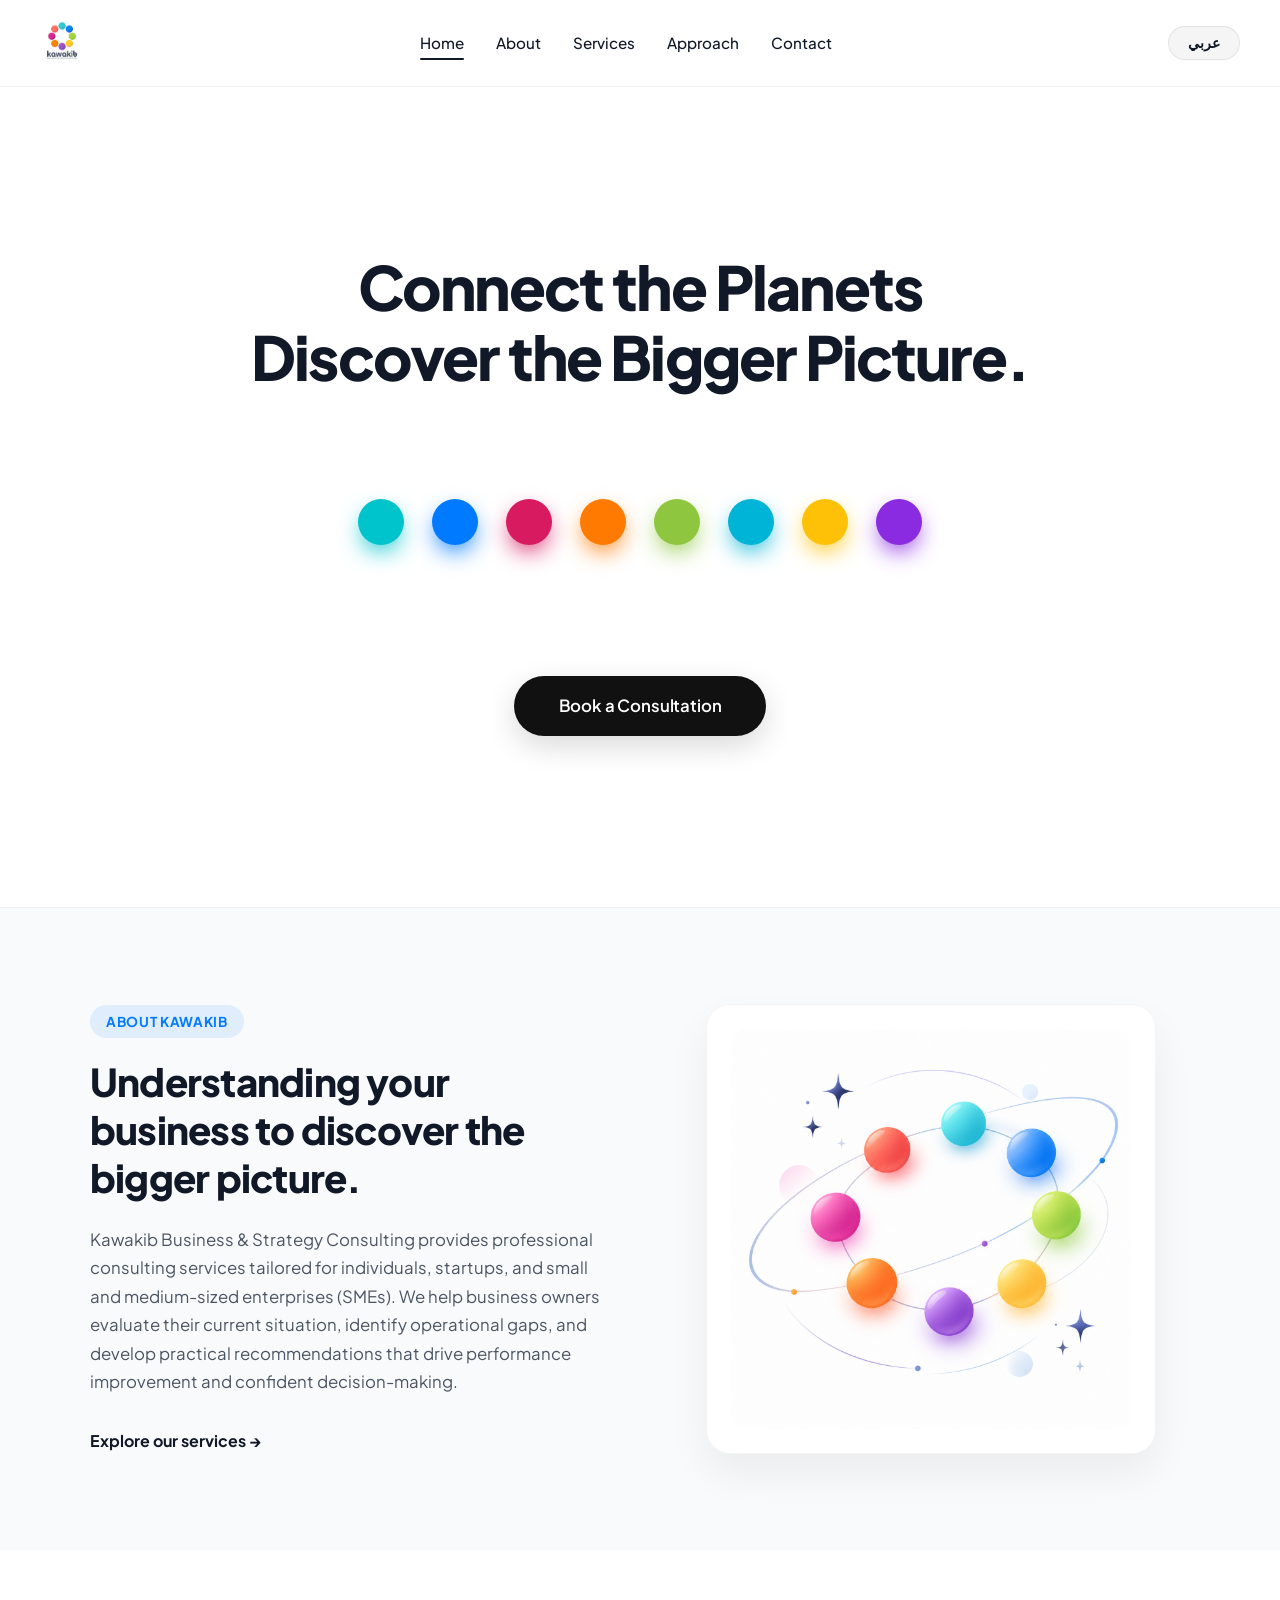
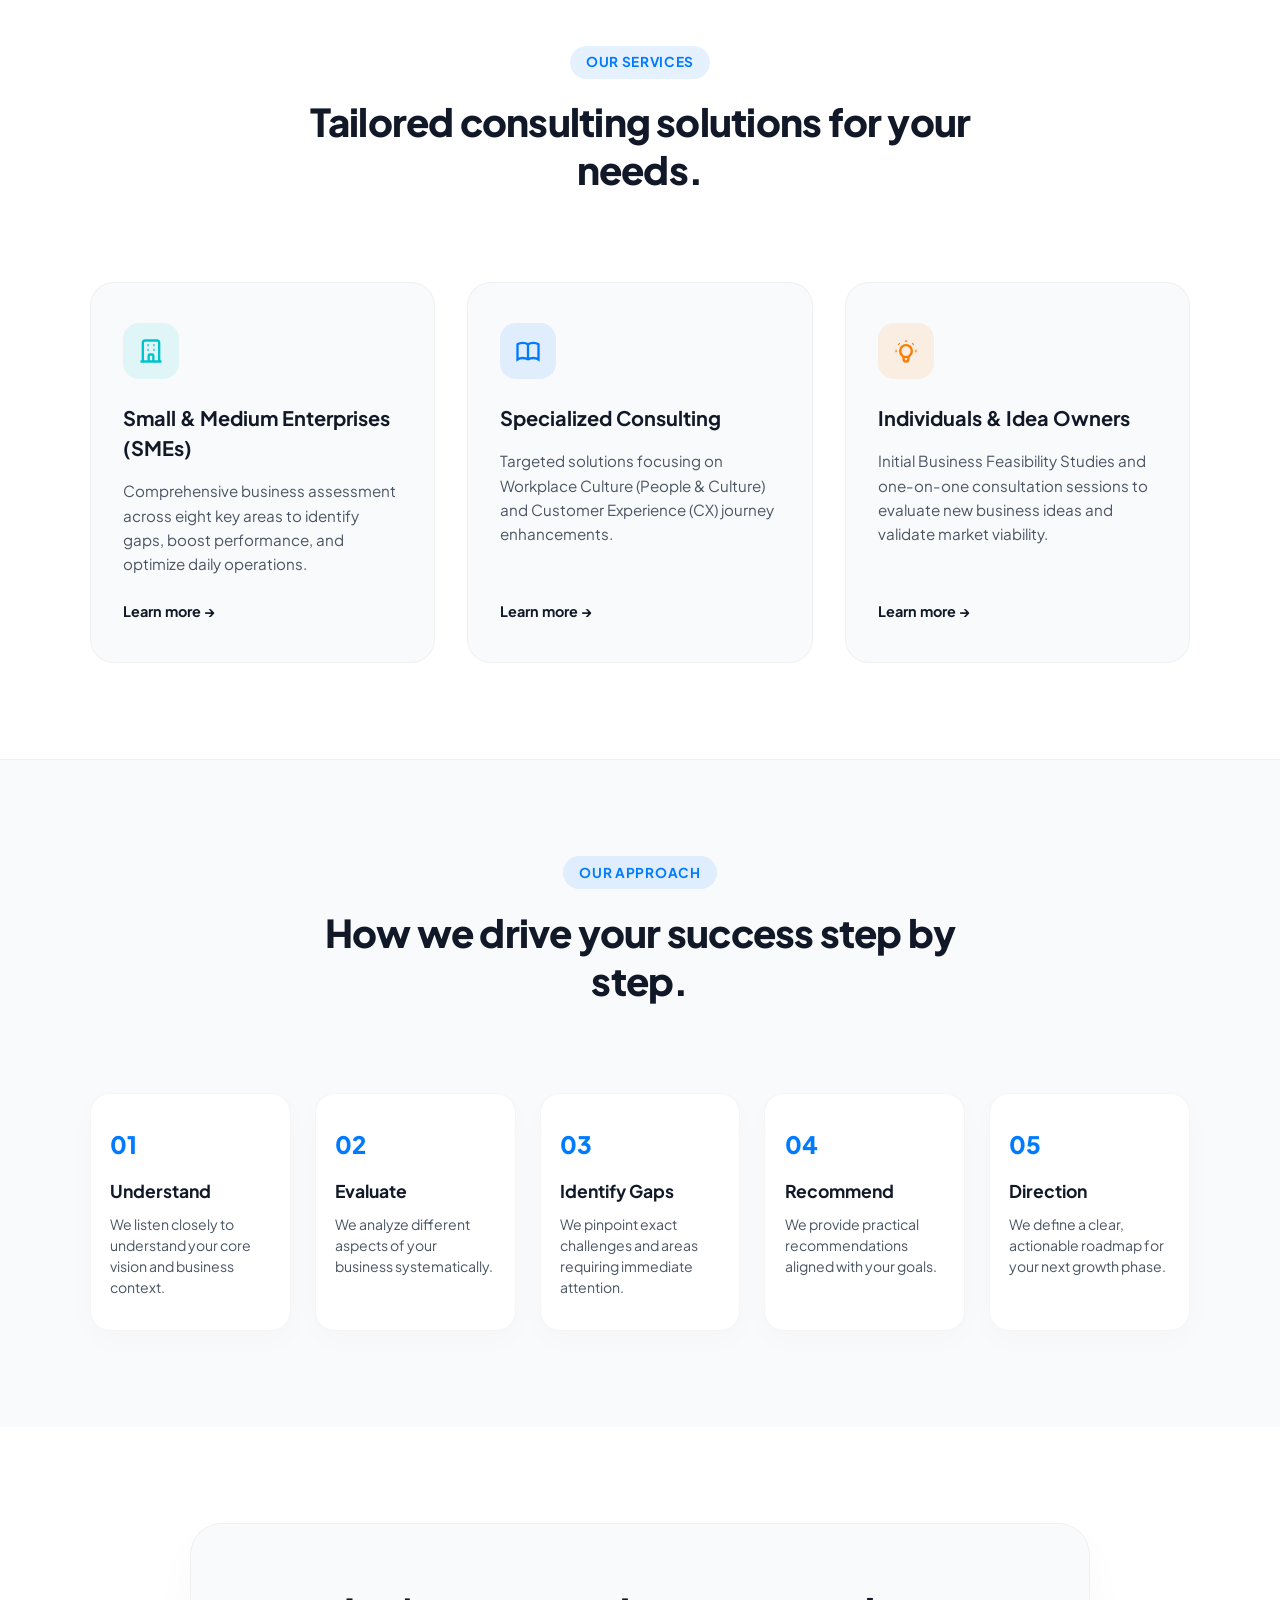
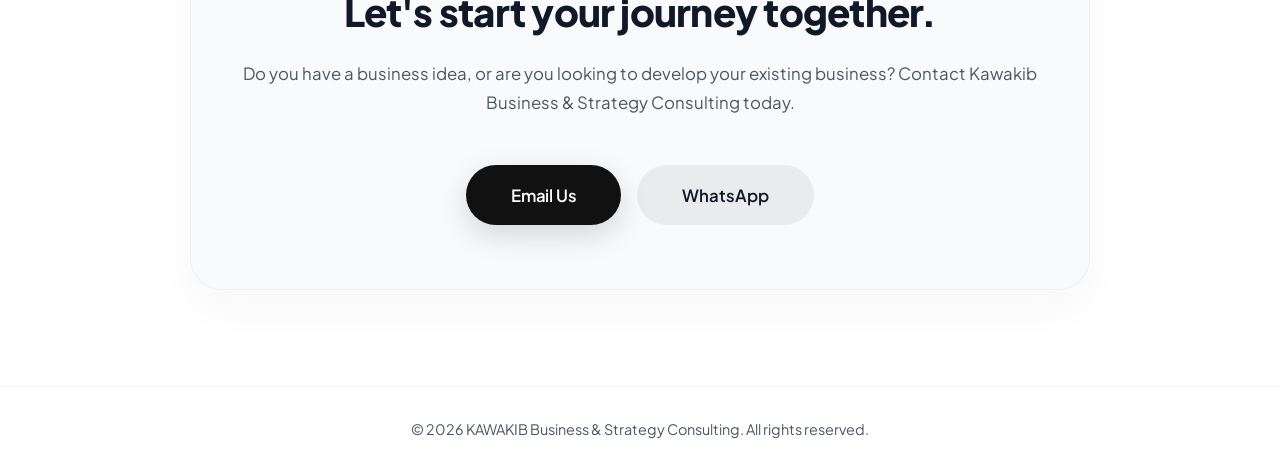
<file: index.html>
<!DOCTYPE html>
<html lang="en" dir="ltr">
<head>
  <meta charset="UTF-8">
  <meta name="viewport" content="width=device-width, initial-scale=1.0, maximum-scale=1.0, user-scalable=no">
  <title>KAWAKIB | Management & Strategic Consulting</title>
  
  <link rel="stylesheet" href="style.css">
  
  <link rel="preconnect" href="https://fonts.googleapis.com">
  <link rel="preconnect" href="https://fonts.gstatic.com" crossorigin>
  <link href="https://fonts.googleapis.com/css2?family=Plus+Jakarta+Sans:wght@400;500;600;700;800&family=Tajawal:wght@400;500;700;800&display=swap" rel="stylesheet">
</head>
<body>

  <!-- Header Section -->
  <header class="navbar">
    <div class="nav-container">
      <a href="index.html" class="logo-link">
        <img src="LOGO.jpg" alt="KAWAKIB Logo" class="brand-logo">
      </a>

      <!-- Desktop Nav Links -->
      <nav class="nav-links">
        <a href="index.html" class="nav-item active" data-i18n="nav-home">Home</a>
        <a href="about.html" class="nav-item" data-i18n="nav-about">About</a>
        <a href="services.html" class="nav-item" data-i18n="nav-services">Services</a>
        <a href="#approach" class="nav-item" data-i18n="nav-approach">Approach</a>
        <a href="contact.html" class="nav-item" data-i18n="nav-contact">Contact</a>
      </nav>

      <div class="nav-actions">
        <!-- Language Toggle Button -->
        <button class="lang-btn" id="langToggle" aria-label="Toggle Language">
          <span class="lang-text">عربي</span>
        </button>

        <!-- Mobile Hamburger Button -->
        <button class="hamburger-btn" id="hamburgerBtn" aria-label="Toggle Mobile Menu">
          <span class="bar"></span>
          <span class="bar"></span>
          <span class="bar"></span>
        </button>
      </div>
    </div>
  </header>

  <!-- Mobile Overlay Navigation -->
  <div class="mobile-menu-overlay" id="mobileMenu">
    <div class="mobile-menu-content">
      <a href="index.html" class="mobile-nav-item active" data-i18n="nav-home">Home</a>
      <a href="about.html" class="mobile-nav-item" data-i18n="nav-about">About</a>
      <a href="services.html" class="mobile-nav-item" data-i18n="nav-services">Services</a>
      <a href="#approach" class="mobile-nav-item" data-i18n="nav-approach">Approach</a>
      <a href="contact.html" class="mobile-nav-item" data-i18n="nav-contact">Contact</a>
      
      <div class="mobile-cta-wrapper">
        <a href="#contact" class="apple-btn mobile-consultation-btn" data-i18n="btn-consultation">
          Book a Consultation
        </a>
      </div>
    </div>
  </div>

  <main>
    <!-- 1. Hero Section -->
    <section class="hero-section">
      <div class="hero-container">
        
        <h1 class="hero-title" data-i18n="hero-title">
          Connect the Planets<br>Discover the Bigger Picture.
        </h1>

<!-- Planets Container -->
        <div class="planets-container video-mode" id="planetsGrid">
          <div class="planet-item" data-color="var(--p-cyan)" style="--color: var(--p-cyan); --i: 0; --delay: 0.1s;">
            <span class="planet-dot"></span>
            <span class="planet-label" data-i18n="p-strategy">Strategy</span>
          </div>
          <div class="planet-item" data-color="var(--p-blue)" style="--color: var(--p-blue); --i: 1; --delay: 0.2s;">
            <span class="planet-dot"></span>
            <span class="planet-label" data-i18n="p-sales">Sales</span>
          </div>
          <div class="planet-item" data-color="var(--p-magenta)" style="--color: var(--p-magenta); --i: 2; --delay: 0.3s;">
            <span class="planet-dot"></span>
            <span class="planet-label" data-i18n="p-marketing">Marketing</span>
          </div>
          <div class="planet-item" data-color="var(--p-orange)" style="--color: var(--p-orange); --i: 3; --delay: 0.4s;">
            <span class="planet-dot"></span>
            <span class="planet-label" data-i18n="p-branding">Branding</span>
          </div>
          <div class="planet-item" data-color="var(--p-lime)" style="--color: var(--p-lime); --i: 4; --delay: 0.5s;">
            <span class="planet-dot"></span>
            <span class="planet-label" data-i18n="p-cx">Customer Experience</span>
          </div>
          <div class="planet-item" data-color="var(--p-teal)" style="--color: var(--p-teal); --i: 5; --delay: 0.6s;">
            <span class="planet-dot"></span>
            <span class="planet-label" data-i18n="p-product">Product</span>
          </div>
          <div class="planet-item" data-color="var(--p-yellow)" style="--color: var(--p-yellow); --i: 6; --delay: 0.7s;">
            <span class="planet-dot"></span>
            <span class="planet-label" data-i18n="p-people">People & Culture</span>
          </div>
          <div class="planet-item" data-color="var(--p-purple)" style="--color: var(--p-purple); --i: 7; --delay: 0.8s;">
            <span class="planet-dot"></span>
            <span class="planet-label" data-i18n="p-ops">Operations</span>
          </div>
        </div>

        <div class="cta-wrapper">
          <a href="#contact" class="apple-btn" data-i18n="btn-consultation">
            Book a Consultation
          </a>
        </div>

      </div>
    </section>

    <!-- 2. About Preview Section -->
    <section class="about-section" id="about">
      <div class="about-container">
        <div class="about-text-content">
          <span class="section-badge" data-i18n="about-badge">About Kawakib</span>
          <h2 class="section-title" data-i18n="about-title">
            Understanding your business to discover the bigger picture.
          </h2>
          <p class="section-desc" data-i18n="about-desc">
            Kawakib Business & Strategy Consulting provides professional consulting services tailored for individuals, startups, and small and medium-sized enterprises (SMEs). We help business owners evaluate their current situation, identify operational gaps, and develop practical recommendations that drive performance improvement and confident decision-making.
          </p>
          <div class="about-action">
            <a href="#services" class="text-link" data-i18n="about-link">Explore our services →</a>
          </div>
        </div>

        <div class="about-image-content">
          <div class="image-wrapper">
            <img src="home.png" alt="Kawakib Strategy Overview" class="about-img">
          </div>
        </div>
      </div>
    </section>

    <!-- 3. Services Overview Section -->
    <section class="services-section" id="services">
      <div class="services-container">
        <div class="section-header-center">
          <span class="section-badge" data-i18n="services-badge">Our Services</span>
          <h2 class="section-title" data-i18n="services-heading">Tailored consulting solutions for your needs.</h2>
        </div>

        <div class="services-grid">
          <!-- Service 1: SMEs -->
          <div class="service-card">
            <div class="service-icon-box" style="background: rgba(0, 196, 204, 0.1); color: var(--p-cyan);">
              <svg width="28" height="28" fill="none" stroke="currentColor" stroke-width="2" viewBox="0 0 24 24"><path d="M19 21V5a2 2 0 00-2-2H7a2 2 0 00-2 2v16m14 0h2m-2 0h-5m-9 0H3m2 0h5M9 7h1m-1 4h1m4-4h1m-1 4h1m-5 10v-5a1 1 0 011-1h2a1 1 0 011 1v5m-4 0h4"/></svg>
            </div>
            <h3 class="service-title" data-i18n="s1-title">Small & Medium Enterprises (SMEs)</h3>
            <p class="service-desc" data-i18n="s1-desc">Comprehensive business assessment across eight key areas to identify gaps, boost performance, and optimize daily operations.</p>
            <a href="#contact" class="service-link" data-i18n="learn-more">Learn more →</a>
          </div>

          <!-- Service 2: Specialized -->
          <div class="service-card">
            <div class="service-icon-box" style="background: rgba(0, 122, 255, 0.1); color: var(--p-blue);">
              <svg width="28" height="28" fill="none" stroke="currentColor" stroke-width="2" viewBox="0 0 24 24"><path d="M12 6.253v13m0-13C10.832 5.477 9.246 5 7.5 5S4.168 5.477 3 6.253v13C4.168 18.477 5.754 18 7.5 18s3.332.477 4.5 1.253m0-13C13.168 5.477 14.754 5 16.5 5c1.747 0 3.332.477 4.5 1.253v13C19.832 18.477 18.247 18 16.5 18c-1.746 0-3.332.477-4.5 1.253"/></svg>
            </div>
            <h3 class="service-title" data-i18n="s2-title">Specialized Consulting</h3>
            <p class="service-desc" data-i18n="s2-desc">Targeted solutions focusing on Workplace Culture (People & Culture) and Customer Experience (CX) journey enhancements.</p>
            <a href="#contact" class="service-link" data-i18n="learn-more">Learn more →</a>
          </div>

          <!-- Service 3: Individuals -->
          <div class="service-card">
            <div class="service-icon-box" style="background: rgba(255, 122, 0, 0.1); color: var(--p-orange);">
              <svg width="28" height="28" fill="none" stroke="currentColor" stroke-width="2" viewBox="0 0 24 24"><path d="M9.663 17h4.673M12 3v1m6.364 1.636l-.707.707M21 12h-1M4 12H3m3.343-5.657l-.707-.707m2.828 9.9a5 5 0 117.072 0l-.548.547A3.374 3.374 0 0014 18.469V19a2 2 0 11-4 0v-.531c0-.895-.356-1.754-.988-2.386l-.548-.547z"/></svg>
            </div>
            <h3 class="service-title" data-i18n="s3-title">Individuals & Idea Owners</h3>
            <p class="service-desc" data-i18n="s3-desc">Initial Business Feasibility Studies and one-on-one consultation sessions to evaluate new business ideas and validate market viability.</p>
            <a href="#contact" class="service-link" data-i18n="learn-more">Learn more →</a>
          </div>
        </div>
      </div>
    </section>

    <!-- 4. Our Approach Section -->
    <section class="approach-section" id="approach">
      <div class="approach-container">
        <div class="section-header-center">
          <span class="section-badge" data-i18n="approach-badge">Our Approach</span>
          <h2 class="section-title" data-i18n="approach-heading">How we drive your success step by step.</h2>
        </div>

        <div class="approach-steps">
          <div class="step-card">
            <span class="step-num">01</span>
            <h4 data-i18n="step1-title">Understand</h4>
            <p data-i18n="step1-desc">We listen closely to understand your core vision and business context.</p>
          </div>
          <div class="step-card">
            <span class="step-num">02</span>
            <h4 data-i18n="step2-title">Evaluate</h4>
            <p data-i18n="step2-desc">We analyze different aspects of your business systematically.</p>
          </div>
          <div class="step-card">
            <span class="step-num">03</span>
            <h4 data-i18n="step3-title">Identify Gaps</h4>
            <p data-i18n="step3-desc">We pinpoint exact challenges and areas requiring immediate attention.</p>
          </div>
          <div class="step-card">
            <span class="step-num">04</span>
            <h4 data-i18n="step4-title">Recommend</h4>
            <p data-i18n="step4-desc">We provide practical recommendations aligned with your goals.</p>
          </div>
          <div class="step-card">
            <span class="step-num">05</span>
            <h4 data-i18n="step5-title">Direction</h4>
            <p data-i18n="step5-desc">We define a clear, actionable roadmap for your next growth phase.</p>
          </div>
        </div>
      </div>
    </section>

    <!-- 5. Contact / CTA Section -->
    <section class="contact-section" id="contact">
      <div class="contact-container">
        <div class="contact-box">
          <h2 class="section-title" data-i18n="contact-title">Let's start your journey together.</h2>
          <p class="section-desc" data-i18n="contact-desc">Do you have a business idea, or are you looking to develop your existing business? Contact Kawakib Business & Strategy Consulting today.</p>
          <div class="contact-actions">
            <a href="mailto:info@kawakib.com" class="apple-btn" data-i18n="btn-email">Email Us</a>
            <a href="https://wa.me/" target="_blank" class="secondary-btn" data-i18n="btn-whatsapp">WhatsApp</a>
          </div>
        </div>
      </div>
    </section>
  </main>

  <!-- Footer -->
  <footer class="footer">
    <div class="footer-container">
      <p data-i18n="footer-text">© 2026 KAWAKIB Business & Strategy Consulting. All rights reserved.</p>
    </div>
  </footer>

  <!-- Script (اللغات + الكواكب + القائمة) -->
<script>
    // 1. إيقاف موشن الكواكب بعد التحميل
    window.addEventListener('DOMContentLoaded', () => {
      setTimeout(() => {
        const planetsContainer = document.getElementById('planetsGrid');
        if (planetsContainer) {
          planetsContainer.classList.remove('video-mode');
        }
      }, 2500);
    });

    // 2. التحكم بقائمة الموبايل Hamburger Menu
    const hamburgerBtn = document.getElementById('hamburgerBtn');
    const mobileMenu = document.getElementById('mobileMenu');
    const mobileLinks = document.querySelectorAll('.mobile-nav-item, .mobile-consultation-btn');

    function toggleMenu() {
      hamburgerBtn.classList.toggle('active');
      mobileMenu.classList.toggle('active');
      document.body.classList.toggle('no-scroll');
    }

    hamburgerBtn.addEventListener('click', toggleMenu);

    mobileLinks.forEach(link => {
      link.addEventListener('click', () => {
        if (mobileMenu.classList.contains('active')) {
          toggleMenu();
        }
      });
    });

    // 3. تفاعل الكواكب وتغيير الثيم بالكامل
    const planetItems = document.querySelectorAll('.planet-item');

    planetItems.forEach(item => {
      item.addEventListener('click', () => {
        const planetColor = item.getAttribute('data-color');
        const isAlreadyActive = item.classList.contains('planet-active');

        planetItems.forEach(p => p.classList.remove('planet-active'));

        if (!isAlreadyActive) {
          item.classList.add('planet-active');
          
          const tempElement = document.createElement('div');
          tempElement.style.color = planetColor;
          document.body.appendChild(tempElement);
          const computedColor = window.getComputedStyle(tempElement).color;
          document.body.removeChild(tempElement);

          document.body.style.backgroundColor = computedColor.replace('rgb(', 'rgba(').replace(')', ', 0.43)');
        } else {
          document.body.style.backgroundColor = '#ffffff';
        }
      });
    });

    // 4. نظام إدارة اللغات (عربي / إنجليزي)
    const langToggle = document.getElementById('langToggle');
    const htmlElem = document.documentElement;
    let currentLang = 'en';

    const translations = {
      en: {
        'nav-home': 'Home',
        'nav-about': 'About',
        'nav-services': 'Services',
        'nav-approach': 'Approach',
        'nav-contact': 'Contact',
        'hero-title': 'Connect the Planets.<br>Discover the Bigger Picture.',
        'btn-consultation': 'Book a Consultation',
        'p-strategy': 'Strategy',
        'p-sales': 'Sales',
        'p-marketing': 'Marketing',
        'p-branding': 'Branding',
        'p-cx': 'Customer Experience',
        'p-product': 'Product',
        'p-people': 'People & Culture',
        'p-ops': 'Operations',
        'about-badge': 'About Kawakib',
        'about-title': 'Understanding your business to discover the bigger picture.',
        'about-desc': 'Kawakib Business & Strategy Consulting provides professional consulting services tailored for individuals, startups, and small and medium-sized enterprises (SMEs). We help business owners evaluate their current situation, identify operational gaps, and develop practical recommendations that drive performance improvement and confident decision-making.',
        'about-link': 'Explore our services →',
        'services-badge': 'Our Services',
        'services-heading': 'Tailored consulting solutions for your needs.',
        's1-title': 'Small & Medium Enterprises (SMEs)',
        's1-desc': 'Comprehensive business assessment across eight key areas to identify gaps, boost performance, and optimize daily operations.',
        's2-title': 'Specialized Consulting',
        's2-desc': 'Targeted solutions focusing on Workplace Culture (People & Culture) and Customer Experience (CX) journey enhancements.',
        's3-title': 'Individuals & Idea Owners',
        's3-desc': 'Initial Business Feasibility Studies and one-on-one consultation sessions to evaluate new business ideas and validate market viability.',
        'learn-more': 'Learn more →',
        'approach-badge': 'Our Approach',
        'approach-heading': 'How we drive your success step by step.',
        'step1-title': 'Understand',
        'step1-desc': 'We listen closely to understand your core vision and business context.',
        'step2-title': 'Evaluate',
        'step2-desc': 'We analyze different aspects of your business systematically.',
        'step3-title': 'Identify Gaps',
        'step3-desc': 'We pinpoint exact challenges and areas requiring immediate attention.',
        'step4-title': 'Recommend',
        'step4-desc': 'We provide practical recommendations aligned with your goals.',
        'step5-title': 'Direction',
        'step5-desc': 'We define a clear, actionable roadmap for your next growth phase.',
        'contact-title': "Let's start your journey together.",
        'contact-desc': 'Do you have a business idea, or are you looking to develop your existing business? Contact Kawakib Business & Strategy Consulting today.',
        'btn-email': 'Email Us',
        'btn-whatsapp': 'WhatsApp',
        'footer-text': '© 2026 KAWAKIB Business & Strategy Consulting. All rights reserved.',
        'lang-text': 'عربي'
      },
      ar: {
        'nav-home': 'الرئيسية',
        'nav-about': 'من نحن',
        'nav-services': 'خدماتنا',
        'nav-approach': 'منهجيتنا',
        'nav-contact': 'تواصل معنا',
        'btn-consultation': 'احجز استشارة',
        'p-strategy': 'الاستراتيجية',
        'p-sales': 'المبيعات',
        'p-marketing': 'التسويق',
        'p-branding': 'الهوية التجارية',
        'p-cx': 'تجربة العملاء',
        'p-product': 'المنتج',
        'p-people': 'الأفراد والثقافة',
        'p-ops': 'العمليات',
        'about-badge': 'عن كواكب',
        'about-title': 'نفهم عملك لنكتشف معك الصورة الأكبر.',
        'about-desc': 'تقدم شركة كواكب للاستشارات الإدارية والاستراتيجية خدمات استشارية متخصصة للأفراد، الشركات الناشئة، والصغير والمتوسطة. نساعد أصحاب الأعمال على تقييم وضعهم الحالي، وتحديد الفجوات التشغيلية، وتقديم توصيات عمليّة تدعم تحسين الأداء واتخاذ القرار السليم.',
        'about-link': 'استكشف خدماتنا ←',
        'services-badge': 'خدماتنا',
        'services-heading': 'حلول استشارية مصممة خصيصاً لتناسب احتياجاتك.',
        's1-title': 'الشركات الصغيرة والمتوسطة',
        's1-desc': 'تقييم شامل للأداء عبر ثماني مجالات رئيسية لتحديد الفجوات وتحسين الكفاءة التشغيلية وعمليات النمو.',
        's2-title': 'خدمات استشارية تخصصية',
        's2-desc': 'حلول مركزة تشمل تطوير بيئة العمل وثقافة الشركة وتحسين رحلة وتجربة العملاء (CX).',
        's3-title': 'الأفراد وأصحاب الأفكار',
        's3-desc': 'دراسات جدوى مبسطة وجلسات استشارية فردية لتقييم الأفكار التجارية ومعرفة مدى ملاءمتها للسوق.',
        'learn-more': 'اعرف المزيد ←',
        'approach-badge': 'منهجية العمل',
        'approach-heading': 'كيف نرافقك خطوة بخطوة نحو النجاح.',
        'step1-title': 'الفهم',
        'step1-desc': 'نستمع بعناية لفهم رؤيتك وطبيعة عملك بشكل كامل.',
        'step2-title': 'التقييم',
        'step2-desc': 'نقوم بتقييم مختلف جوانب العمل بشكل منهجي ومنظم.',
        'step3-title': 'تحديد الفجوات',
        'step3-desc': 'نكتشف التحديات والنقاط التي تحتاج إلى تطوير وتحسين.',
        'step4-title': 'التوصيات',
        'step4-desc': 'نقدم توصيات عملية وقابلة للتطبيق تدعم أهدافك.',
        'step5-title': 'تحديد الوجهة',
        'step5-desc': 'نرسم لك خطوة واضحة ومدروسة لخطواتك القادمة.',
        'contact-title': 'لنبدأ رحلتك معنا.',
        'contact-desc': 'هل لديك فكرة مشروع، أو تتطلع لتطوير عملك القائم؟ تواصل مع شركة كواكب للاستشارات الإدارية والاستراتيجية.',
        'btn-email': 'راسلنا بالإيميل',
        'btn-whatsapp': 'واتساب',
        'footer-text': '© 2026 كواكب للاستشارات الإدارية والاستراتيجية. جميع الحقوق محفوظة.',
        'lang-text': 'English'
      }
    };

    langToggle.addEventListener('click', () => {
      currentLang = currentLang === 'en' ? 'ar' : 'en';
      htmlElem.setAttribute('lang', currentLang);
      htmlElem.setAttribute('dir', currentLang === 'ar' ? 'rtl' : 'ltr');

      document.querySelectorAll('[data-i18n]').forEach(elem => {
        const key = elem.getAttribute('data-i18n');
        if (translations[currentLang][key]) {
          elem.innerHTML = translations[currentLang][key];
        }
      });
      document.querySelector('.lang-text').textContent = translations[currentLang]['lang-text'];
    });
  </script>
  </body>
</html>
</file>
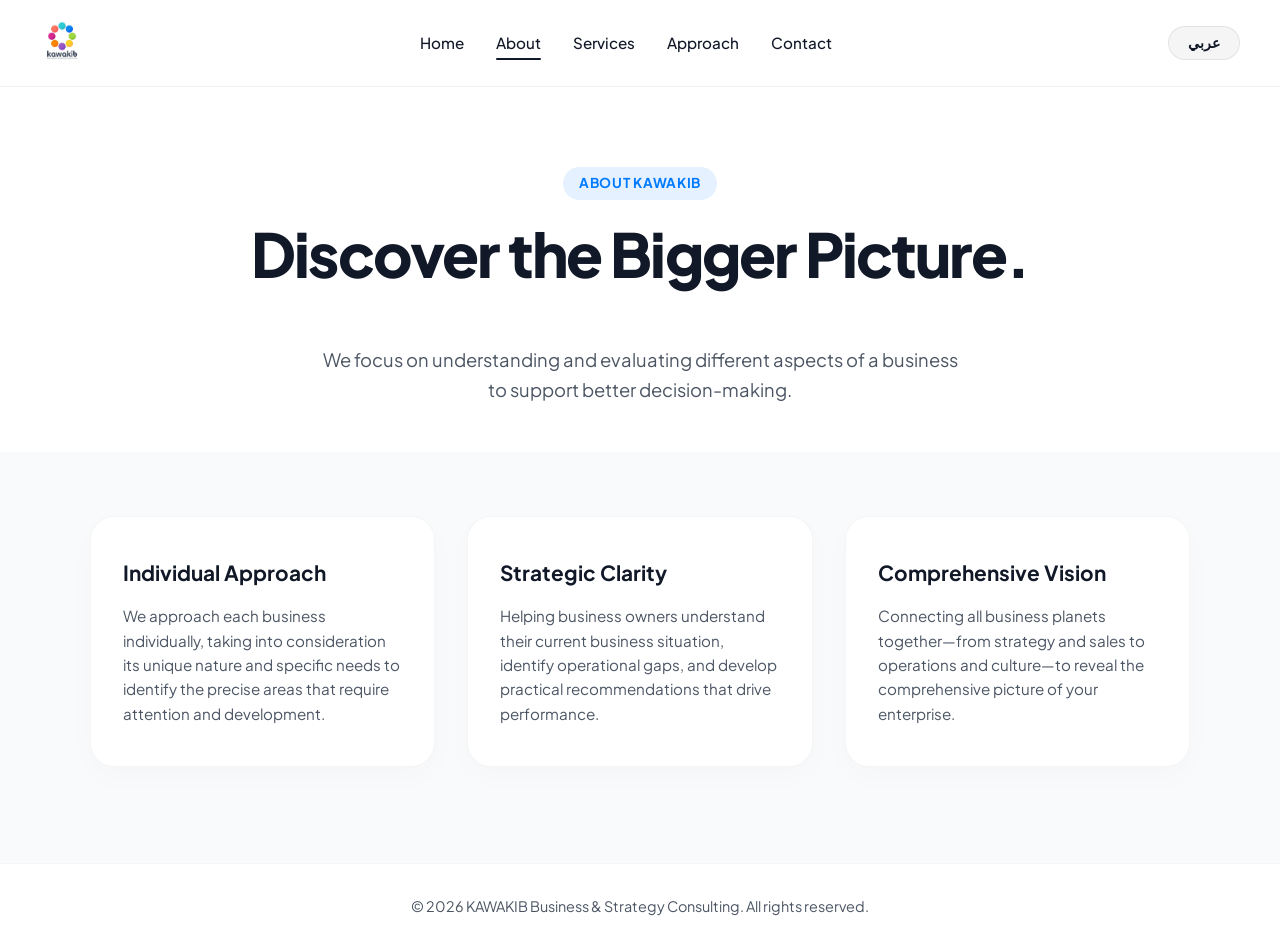
<file: about.html>
<!DOCTYPE html>
<html lang="en" dir="ltr">
<head>
  <meta charset="UTF-8">
  <meta name="viewport" content="width=device-width, initial-scale=1.0, maximum-scale=1.0, user-scalable=no">
  <title>About Us | KAWAKIB Consulting</title>
  
  <link rel="stylesheet" href="style.css">
  
  <link rel="preconnect" href="https://fonts.googleapis.com">
  <link rel="preconnect" href="https://fonts.gstatic.com" crossorigin>
  <link href="https://fonts.googleapis.com/css2?family=Plus+Jakarta+Sans:wght@400;500;600;700;800&family=Tajawal:wght@400;500;700;800&display=swap" rel="stylesheet">
</head>
<body>

  <!-- Header Section -->
  <header class="navbar">
    <div class="nav-container">
      <a href="index.html" class="logo-link">
        <img src="LOGO.jpg" alt="KAWAKIB Logo" class="brand-logo">
      </a>

      <!-- Desktop Nav Links -->
      <nav class="nav-links">
        <a href="index.html" class="nav-item" data-i18n="nav-home">Home</a>
        <a href="about.html" class="nav-item active" data-i18n="nav-about">About</a>
        <a href="services.html" class="nav-item" data-i18n="nav-services">Services</a>
        <a href="index.html#approach" class="nav-item" data-i18n="nav-approach">Approach</a>
        <a href="contact.html" class="nav-item" data-i18n="nav-contact">Contact</a>
      </nav>

      <div class="nav-actions">
        <!-- Language Toggle Button -->
        <button class="lang-btn" id="langToggle" aria-label="Toggle Language">
          <span class="lang-text">عربي</span>
        </button>

        <!-- Mobile Hamburger Button -->
        <button class="hamburger-btn" id="hamburgerBtn" aria-label="Toggle Mobile Menu">
          <span class="bar"></span>
          <span class="bar"></span>
          <span class="bar"></span>
        </button>
      </div>
    </div>
  </header>

  <!-- Mobile Overlay Navigation -->
  <div class="mobile-menu-overlay" id="mobileMenu">
    <div class="mobile-menu-content">
      <a href="index.html" class="mobile-nav-item" data-i18n="nav-home">Home</a>
      <a href="about.html" class="mobile-nav-item active" data-i18n="nav-about">About</a>
      <a href="services.html" class="mobile-nav-item" data-i18n="nav-services">Services</a>
      <a href="index.html#approach" class="mobile-nav-item" data-i18n="nav-approach">Approach</a>
      <a href="contact.html" class="mobile-nav-item" data-i18n="nav-contact">Contact</a>
      
      <div class="mobile-cta-wrapper">
        <a href="contact.html" class="apple-btn mobile-consultation-btn" data-i18n="btn-consultation">
          Book a Consultation
        </a>
      </div>
    </div>
  </div>

  <main>
    <!-- About Page Header Hero -->
    <section class="page-hero">
      <div class="page-hero-container">
        <span class="section-badge" data-i18n="about-badge">About Kawakib</span>
        <h1 class="hero-title" data-i18n="about-main-title">
          Discover the Bigger Picture.
        </h1>
        <p class="hero-subtitle" data-i18n="about-main-subtitle">
          We focus on understanding and evaluating different aspects of a business to support better decision-making.
        </p>
      </div>
    </section>

    <!-- Detailed About Content Section -->
    <section class="about-details-section">
      <div class="about-details-container">
        
        <div class="detail-card">
          <h3 data-i18n="card1-title">Individual Approach</h3>
          <p data-i18n="card1-desc">We approach each business individually, taking into consideration its unique nature and specific needs to identify the precise areas that require attention and development.</p>
        </div>

        <div class="detail-card">
          <h3 data-i18n="card2-title">Strategic Clarity</h3>
          <p data-i18n="card2-desc">Helping business owners understand their current business situation, identify operational gaps, and develop practical recommendations that drive performance.</p>
        </div>

        <div class="detail-card">
          <h3 data-i18n="card3-title">Comprehensive Vision</h3>
          <p data-i18n="card3-desc">Connecting all business planets together—from strategy and sales to operations and culture—to reveal the comprehensive picture of your enterprise.</p>
        </div>

      </div>
    </section>
  </main>

  <!-- Footer -->
  <footer class="footer">
    <div class="footer-container">
      <p data-i18n="footer-text">© 2026 KAWAKIB Business & Strategy Consulting. All rights reserved.</p>
    </div>
  </footer>

  <!-- Script (اللغات + القائمة) -->
  <script>
    const hamburgerBtn = document.getElementById('hamburgerBtn');
    const mobileMenu = document.getElementById('mobileMenu');
    const mobileLinks = document.querySelectorAll('.mobile-nav-item, .mobile-consultation-btn');

    function toggleMenu() {
      hamburgerBtn.classList.toggle('active');
      mobileMenu.classList.toggle('active');
      document.body.classList.toggle('no-scroll');
    }

    hamburgerBtn.addEventListener('click', toggleMenu);

    mobileLinks.forEach(link => {
      link.addEventListener('click', () => {
        if (mobileMenu.classList.contains('active')) {
          toggleMenu();
        }
      });
    });

    const langToggle = document.getElementById('langToggle');
    const htmlElem = document.documentElement;
    let currentLang = 'en';

    const translations = {
      en: {
        'nav-home': 'Home',
        'nav-about': 'About',
        'nav-services': 'Services',
        'nav-approach': 'Approach',
        'nav-contact': 'Contact',
        'btn-consultation': 'Book a Consultation',
        'about-badge': 'About Kawakib',
        'about-main-title': 'Discover the Bigger Picture.',
        'about-main-subtitle': 'We focus on understanding and evaluating different aspects of a business to support better decision-making.',
        'card1-title': 'Individual Approach',
        'card1-desc': 'We approach each business individually, taking into consideration its unique nature and specific needs to identify the precise areas that require attention and development.',
        'card2-title': 'Strategic Clarity',
        'card2-desc': 'Helping business owners understand their current business situation, identify operational gaps, and develop practical recommendations that drive performance.',
        'card3-title': 'Comprehensive Vision',
        'card3-desc': 'Connecting all business planets together—from strategy and sales to operations and culture—to reveal the comprehensive picture of your enterprise.',
        'footer-text': '© 2026 KAWAKIB Business & Strategy Consulting. All rights reserved.',
        'lang-text': 'عربي'
      },
      ar: {
        'nav-home': 'الرئيسية',
        'nav-about': 'من نحن',
        'nav-services': 'خدماتنا',
        'nav-approach': 'منهجيتنا',
        'nav-contact': 'تواصل معنا',
        'btn-consultation': 'احجز استشارة',
        'about-badge': 'عن كواكب',
        'about-main-title': 'اكتشف الصورة الأكبر.',
        'about-main-subtitle': 'نركز على فهم وتقييم مختلف جوانب العمل لدعم عملية اتخاذ القرار بأفضل صورة ممكنة.',
        'card1-title': 'نهج مخصص لكل عميل',
        'card1-desc': 'نتعامل مع كل مشروع بشكل فردي ومستقل، مع أخذ طبيعته واحتياجاته الخاصة بعين الاعتبار لتحديد المجالات التي تتطلب التطوير والاهتمام.',
        'card2-title': 'وضوح استراتيجي',
        'card2-desc': 'نساعد أصحاب الأعمال على فهم وضعهم الحالي، وتحديد الفجوات التشغيلية، وابتكار توصيات عملية تعزز الأداء الكلي.',
        'card3-title': 'رؤية شاملة',
        'card3-desc': 'نربط جميع جوانب العمل ببعضها البعض — من الاستراتيجية والمبيعات إلى العمليات والثقافة — لنكشف لك الصورة الأكبر لشركتك.',
        'footer-text': '© 2026 كواكب للاستشارات الإدارية والاستراتيجية. جميع الحقوق محفوظة.',
        'lang-text': 'English'
      }
    };

    langToggle.addEventListener('click', () => {
      currentLang = currentLang === 'en' ? 'ar' : 'en';
      htmlElem.setAttribute('lang', currentLang);
      htmlElem.setAttribute('dir', currentLang === 'ar' ? 'rtl' : 'ltr');
      
      document.querySelectorAll('[data-i18n]').forEach(elem => {
        const key = elem.getAttribute('data-i18n');
        if (translations[currentLang][key]) {
          elem.innerHTML = translations[currentLang][key];
        }
      });

      document.querySelector('.lang-text').textContent = translations[currentLang]['lang-text'];
    });
  </script>
</body>
</html>
</file>
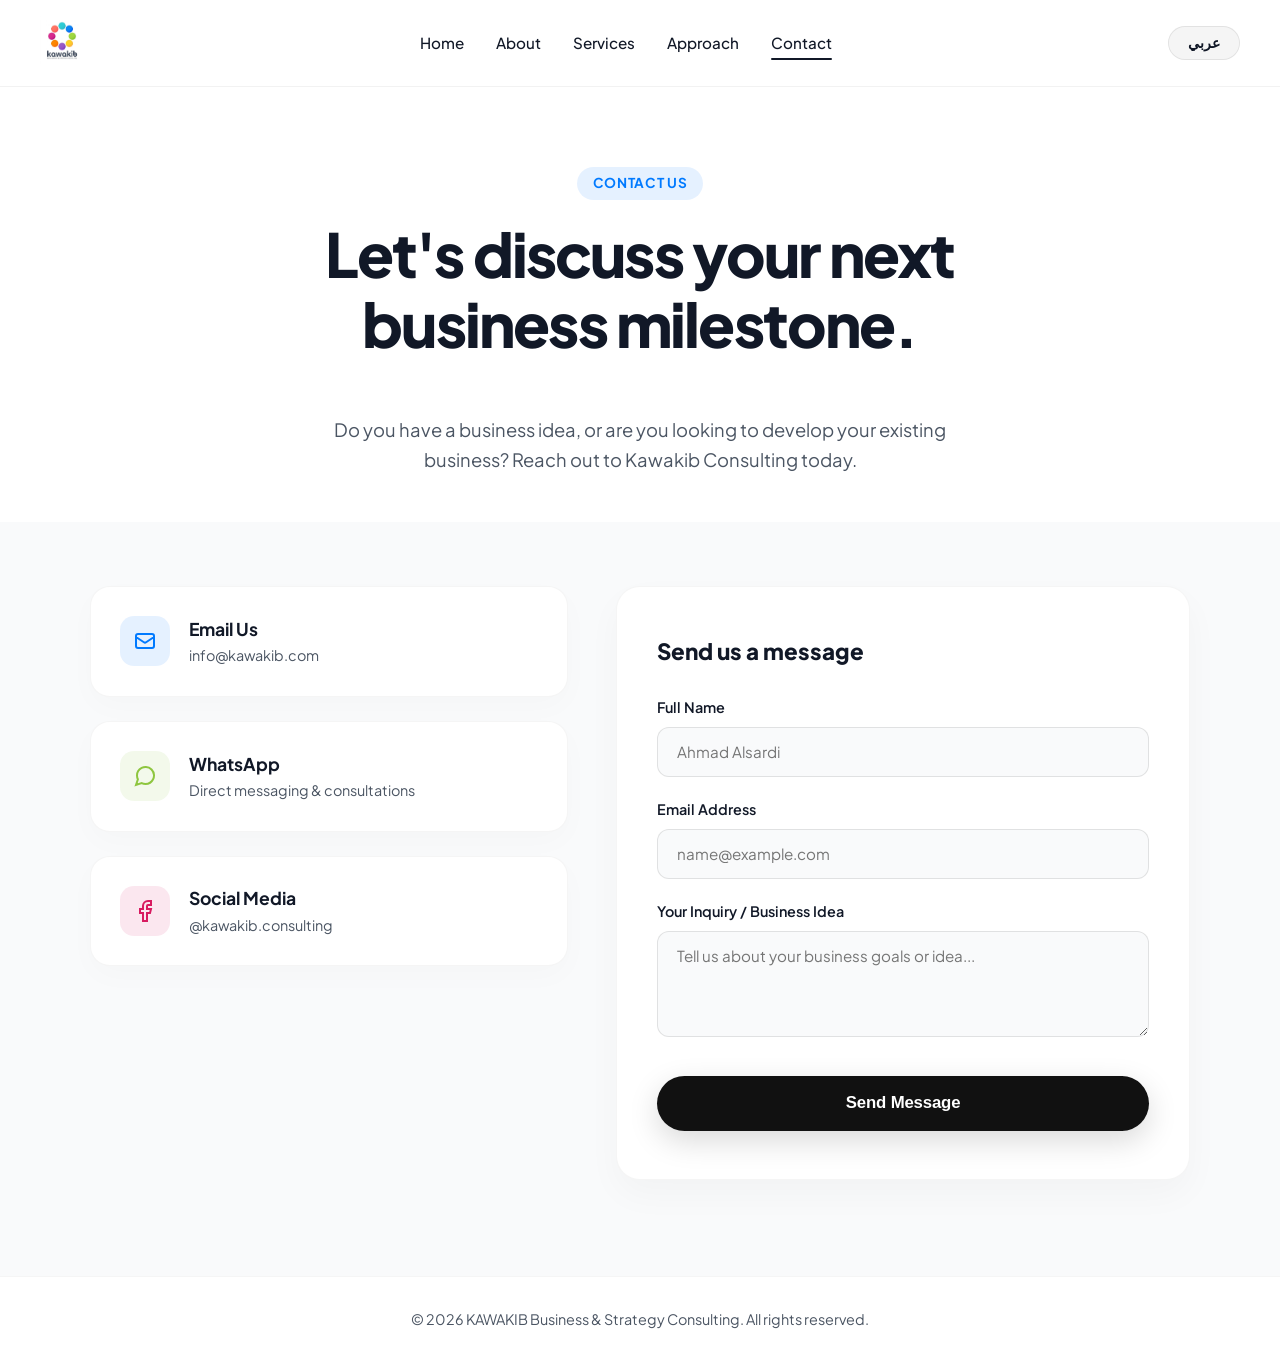
<file: contact.html>
<!DOCTYPE html>
<html lang="en" dir="ltr">
<head>
  <meta charset="UTF-8">
  <meta name="viewport" content="width=device-width, initial-scale=1.0, maximum-scale=1.0, user-scalable=no">
  <title>Contact Us | KAWAKIB Consulting</title>
  
  <link rel="stylesheet" href="style.css">
  
  <link rel="preconnect" href="https://fonts.googleapis.com">
  <link rel="preconnect" href="https://fonts.gstatic.com" crossorigin>
  <link href="https://fonts.googleapis.com/css2?family=Plus+Jakarta+Sans:wght@400;500;600;700;800&family=Tajawal:wght@400;500;700;800&display=swap" rel="stylesheet">
</head>
<body>

  <!-- Header Section -->
  <header class="navbar">
    <div class="nav-container">
      <a href="index.html" class="logo-link">
        <img src="LOGO.jpg" alt="KAWAKIB Logo" class="brand-logo">
      </a>

      <nav class="nav-links">
        <a href="index.html" class="nav-item" data-i18n="nav-home">Home</a>
        <a href="about.html" class="nav-item" data-i18n="nav-about">About</a>
        <a href="services.html" class="nav-item" data-i18n="nav-services">Services</a>
        <a href="index.html#approach" class="nav-item" data-i18n="nav-approach">Approach</a>
        <a href="contact.html" class="nav-item active" data-i18n="nav-contact">Contact</a>
      </nav>

      <div class="nav-actions">
        <button class="lang-btn" id="langToggle" aria-label="Toggle Language">
          <span class="lang-text">عربي</span>
        </button>

        <button class="hamburger-btn" id="hamburgerBtn" aria-label="Toggle Mobile Menu">
          <span class="bar"></span>
          <span class="bar"></span>
          <span class="bar"></span>
        </button>
      </div>
    </div>
  </header>

  <!-- Mobile Overlay Navigation -->
  <div class="mobile-menu-overlay" id="mobileMenu">
    <div class="mobile-menu-content">
      <a href="index.html" class="mobile-nav-item" data-i18n="nav-home">Home</a>
      <a href="about.html" class="mobile-nav-item" data-i18n="nav-about">About</a>
      <a href="services.html" class="mobile-nav-item" data-i18n="nav-services">Services</a>
      <a href="index.html#approach" class="mobile-nav-item" data-i18n="nav-approach">Approach</a>
      <a href="contact.html" class="mobile-nav-item active" data-i18n="nav-contact">Contact</a>
      
      <div class="mobile-cta-wrapper">
        <a href="contact.html" class="apple-btn mobile-consultation-btn" data-i18n="btn-consultation">
          Book a Consultation
        </a>
      </div>
    </div>
  </div>

  <main>
    <!-- Page Hero -->
    <section class="page-hero">
      <div class="page-hero-container">
        <span class="section-badge" data-i18n="contact-badge">Contact Us</span>
        <h1 class="hero-title" data-i18n="contact-main-title">
          Let's discuss your next business milestone.
        </h1>
        <p class="hero-subtitle" data-i18n="contact-main-subtitle">
          Do you have a business idea, or are you looking to develop your existing business? Reach out to Kawakib Consulting today.
        </p>
      </div>
    </section>

    <!-- Contact Content Section -->
    <section class="contact-page-section">
      <div class="contact-page-container">
        
        <!-- Direct Info Cards -->
        <div class="contact-info-cards">
          <a href="mailto:info@kawakib.com" class="info-card">
            <div class="info-icon" style="background: rgba(0, 122, 255, 0.1); color: var(--p-blue);">
              <svg width="24" height="24" fill="none" stroke="currentColor" stroke-width="2" viewBox="0 0 24 24"><path d="M3 8l7.89 5.26a2 2 0 002.22 0L21 8M5 19h14a2 2 0 002-2V7a2 2 0 00-2-2H5a2 2 0 00-2 2v10a2 2 0 002 2z"/></svg>
            </div>
            <div>
              <h3 data-i18n="info-email-title">Email Us</h3>
              <p>info@kawakib.com</p>
            </div>
          </a>

          <a href="https://wa.me/" target="_blank" class="info-card">
            <div class="info-icon" style="background: rgba(142, 198, 63, 0.1); color: var(--p-lime);">
              <svg width="24" height="24" fill="none" stroke="currentColor" stroke-width="2" viewBox="0 0 24 24"><path d="M21 11.5a8.38 8.38 0 01-.9 3.8 8.5 8.5 0 01-7.6 4.7 8.38 8.38 0 01-3.8-.9L3 21l1.9-5.7a8.38 8.38 0 01-.9-3.8 8.5 8.5 0 014.7-7.6 8.38 8.38 0 013.8-.9h.5a8.48 8.48 0 018 8v.5z"/></svg>
            </div>
            <div>
              <h3 data-i18n="info-wa-title">WhatsApp</h3>
              <p data-i18n="info-wa-desc">Direct messaging & consultations</p>
            </div>
          </a>

          <div class="info-card">
            <div class="info-icon" style="background: rgba(216, 27, 96, 0.1); color: var(--p-magenta);">
              <svg width="24" height="24" fill="none" stroke="currentColor" stroke-width="2" viewBox="0 0 24 24"><path d="M18 2h-3a5 5 0 00-5 5v3H7v4h3v8h4v-8h3l1-4h-4V7a1 1 0 011-1h3z"/></svg>
            </div>
            <div>
              <h3 data-i18n="info-social-title">Social Media</h3>
              <p>@kawakib.consulting</p>
            </div>
          </div>
        </div>

        <!-- Contact Form Box -->
        <div class="contact-form-wrapper">
          <form class="consultation-form" onsubmit="event.preventDefault(); alert('Thank you! Your message has been sent successfully.');">
            <h3 data-i18n="form-heading">Send us a message</h3>
            
            <div class="form-group">
              <label for="name" data-i18n="form-name">Full Name</label>
              <input type="text" id="name" required placeholder="Ahmad Alsardi">
            </div>

            <div class="form-group">
              <label for="email" data-i18n="form-email">Email Address</label>
              <input type="email" id="email" required placeholder="name@example.com">
            </div>

            <div class="form-group">
              <label for="message" data-i18n="form-msg">Your Inquiry / Business Idea</label>
              <textarea id="message" rows="4" required placeholder="Tell us about your business goals or idea..."></textarea>
            </div>

            <button type="submit" class="apple-btn form-submit-btn" data-i18n="form-btn">Send Message</button>
          </form>
        </div>

      </div>
    </section>
  </main>

  <!-- Footer -->
  <footer class="footer">
    <div class="footer-container">
      <p data-i18n="footer-text">© 2026 KAWAKIB Business & Strategy Consulting. All rights reserved.</p>
    </div>
  </footer>

  <!-- Script -->
  <script>
    const hamburgerBtn = document.getElementById('hamburgerBtn');
    const mobileMenu = document.getElementById('mobileMenu');
    const mobileLinks = document.querySelectorAll('.mobile-nav-item, .mobile-consultation-btn');

    function toggleMenu() {
      hamburgerBtn.classList.toggle('active');
      mobileMenu.classList.toggle('active');
      document.body.classList.toggle('no-scroll');
    }

    hamburgerBtn.addEventListener('click', toggleMenu);

    mobileLinks.forEach(link => {
      link.addEventListener('click', () => {
        if (mobileMenu.classList.contains('active')) {
          toggleMenu();
        }
      });
    });

    const langToggle = document.getElementById('langToggle');
    const htmlElem = document.documentElement;
    let currentLang = 'en';

    const translations = {
      en: {
        'nav-home': 'Home',
        'nav-about': 'About',
        'nav-services': 'Services',
        'nav-approach': 'Approach',
        'nav-contact': 'Contact',
        'btn-consultation': 'Book a Consultation',
        'contact-badge': 'Contact Us',
        'contact-main-title': "Let's discuss your next business milestone.",
        'contact-main-subtitle': 'Do you have a business idea, or are you looking to develop your existing business? Reach out to Kawakib Consulting today.',
        'info-email-title': 'Email Us',
        'info-wa-title': 'WhatsApp',
        'info-wa-desc': 'Direct messaging & consultations',
        'info-social-title': 'Social Media',
        'form-heading': 'Send us a message',
        'form-name': 'Full Name',
        'form-email': 'Email Address',
        'form-msg': 'Your Inquiry / Business Idea',
        'form-btn': 'Send Message',
        'footer-text': '© 2026 KAWAKIB Business & Strategy Consulting. All rights reserved.',
        'lang-text': 'عربي'
      },
      ar: {
        'nav-home': 'الرئيسية',
        'nav-about': 'من نحن',
        'nav-services': 'خدماتنا',
        'nav-approach': 'منهجيتنا',
        'nav-contact': 'تواصل معنا',
        'btn-consultation': 'احجز استشارة',
        'contact-badge': 'تواصل معنا',
        'contact-main-title': 'لنناقش خطوتك التجارية القادمة.',
        'contact-main-subtitle': 'هل لديك فكرة مشروع، أو تتطلع لتطوير عملك القائم؟ تواصل مع شركة كواكب للاستشارات اليوم.',
        'info-email-title': 'البريد الإلكتروني',
        'info-wa-title': 'واتساب',
        'info-wa-desc': 'المراسلة المباشرة والاستشارات',
        'info-social-title': 'شبكات التواصل',
        'form-heading': 'أرسل لنا رسالة',
        'form-name': 'الاسم الكامل',
        'form-email': 'البريد الإلكتروني',
        'form-msg': 'استفسارك أو فكرة مشروعك',
        'form-btn': 'إرسال الرسالة',
        'footer-text': '© 2026 كواكب للاستشارات الإدارية والاستراتيجية. جميع الحقوق محفوظة.',
        'lang-text': 'English'
      }
    };

    langToggle.addEventListener('click', () => {
      currentLang = currentLang === 'en' ? 'ar' : 'en';
      htmlElem.setAttribute('lang', currentLang);
      htmlElem.setAttribute('dir', currentLang === 'ar' ? 'rtl' : 'ltr');
      
      document.querySelectorAll('[data-i18n]').forEach(elem => {
        const key = elem.getAttribute('data-i18n');
        if (translations[currentLang][key]) {
          elem.innerHTML = translations[currentLang][key];
        }
      });

      document.querySelector('.lang-text').textContent = translations[currentLang]['lang-text'];
    });
  </script>
</body>
</html>
</file>
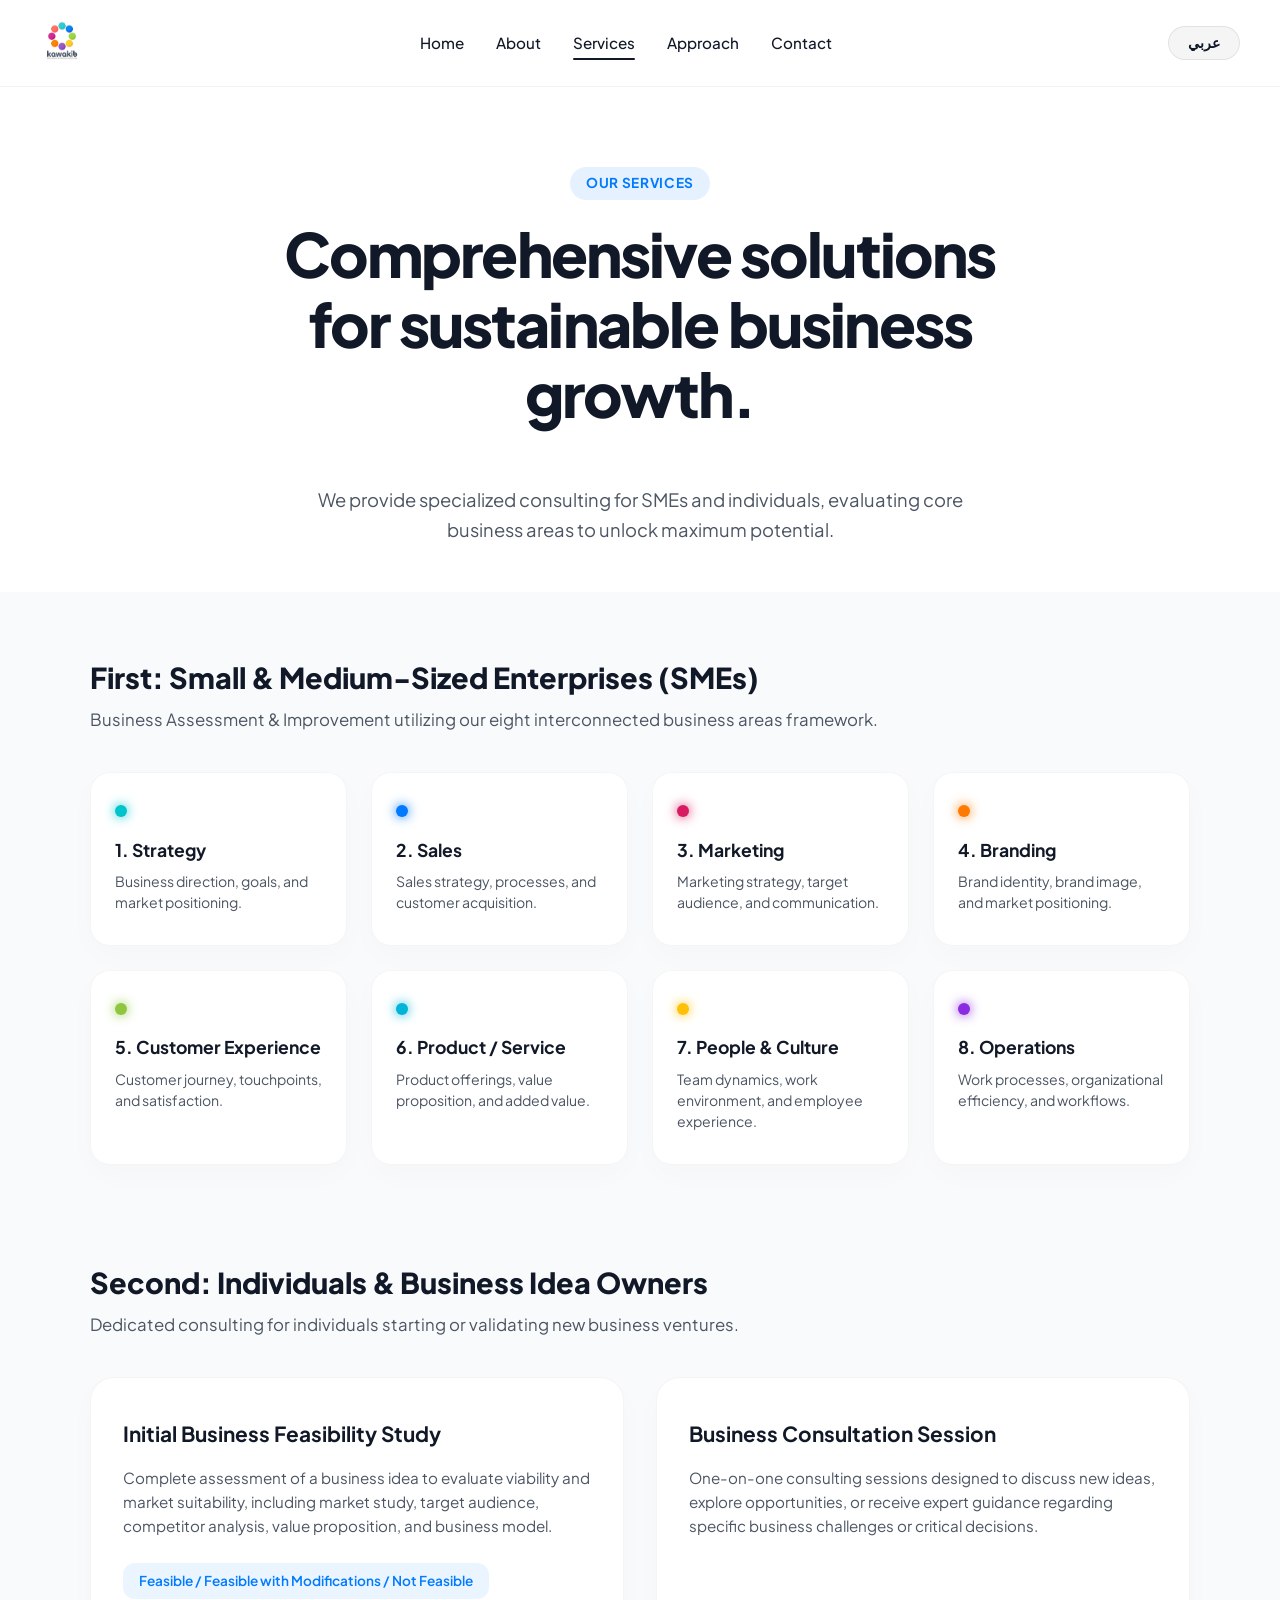
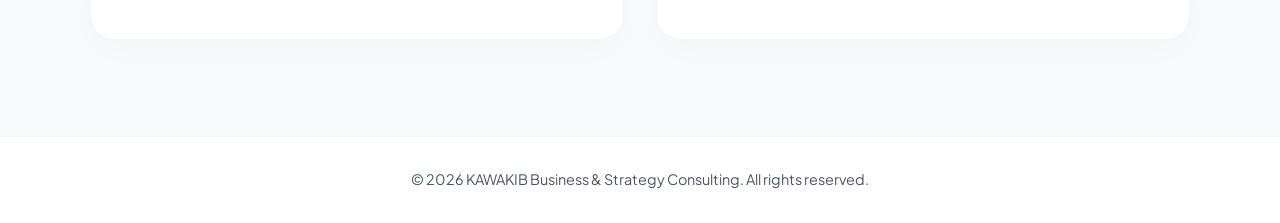
<file: services.html>
<!DOCTYPE html>
<html lang="en" dir="ltr">
<head>
  <meta charset="UTF-8">
  <meta name="viewport" content="width=device-width, initial-scale=1.0, maximum-scale=1.0, user-scalable=no">
  <title>Our Services | KAWAKIB Consulting</title>
  
  <link rel="stylesheet" href="style.css">
  
  <link rel="preconnect" href="https://fonts.googleapis.com">
  <link rel="preconnect" href="https://fonts.gstatic.com" crossorigin>
  <link href="https://fonts.googleapis.com/css2?family=Plus+Jakarta+Sans:wght@400;500;600;700;800&family=Tajawal:wght@400;500;700;800&display=swap" rel="stylesheet">
</head>
<body>

  <!-- Header Section -->
  <header class="navbar">
    <div class="nav-container">
      <a href="index.html" class="logo-link">
        <img src="LOGO.jpg" alt="KAWAKIB Logo" class="brand-logo">
      </a>

      <nav class="nav-links">
        <a href="index.html" class="nav-item" data-i18n="nav-home">Home</a>
        <a href="about.html" class="nav-item" data-i18n="nav-about">About</a>
        <a href="services.html" class="nav-item active" data-i18n="nav-services">Services</a>
        <a href="index.html#approach" class="nav-item" data-i18n="nav-approach">Approach</a>
        <a href="contact.html" class="nav-item" data-i18n="nav-contact">Contact</a>
      </nav>

      <div class="nav-actions">
        <button class="lang-btn" id="langToggle" aria-label="Toggle Language">
          <span class="lang-text">عربي</span>
        </button>

        <button class="hamburger-btn" id="hamburgerBtn" aria-label="Toggle Mobile Menu">
          <span class="bar"></span>
          <span class="bar"></span>
          <span class="bar"></span>
        </button>
      </div>
    </div>
  </header>

  <!-- Mobile Overlay Navigation -->
  <div class="mobile-menu-overlay" id="mobileMenu">
    <div class="mobile-menu-content">
      <a href="index.html" class="mobile-nav-item" data-i18n="nav-home">Home</a>
      <a href="about.html" class="mobile-nav-item" data-i18n="nav-about">About</a>
      <a href="services.html" class="mobile-nav-item active" data-i18n="nav-services">Services</a>
      <a href="index.html#approach" class="mobile-nav-item" data-i18n="nav-approach">Approach</a>
      <a href="contact.html" class="mobile-nav-item" data-i18n="nav-contact">Contact</a>
      
      <div class="mobile-cta-wrapper">
        <a href="contact.html" class="apple-btn mobile-consultation-btn" data-i18n="btn-consultation">
          Book a Consultation
        </a>
      </div>
    </div>
  </div>

  <main>
    <!-- Page Hero -->
    <section class="page-hero">
      <div class="page-hero-container">
        <span class="section-badge" data-i18n="services-badge">Our Services</span>
        <h1 class="hero-title" data-i18n="services-main-title">
          Comprehensive solutions for sustainable business growth.
        </h1>
        <p class="hero-subtitle" data-i18n="services-main-subtitle">
          We provide specialized consulting for SMEs and individuals, evaluating core business areas to unlock maximum potential.
        </p>
      </div>
    </section>

    <!-- Track 1: SMEs & Framework -->
    <section class="services-detailed-section">
      <div class="services-detailed-container">
        
        <div class="service-category-header">
          <h2 data-i18n="cat1-title">First: Small & Medium-Sized Enterprises (SMEs)</h2>
          <p data-i18n="cat1-desc">Business Assessment & Improvement utilizing our eight interconnected business areas framework.</p>
        </div>

        <!-- The 8 Framework Planets Grid -->
        <div class="framework-grid">
          <div class="framework-card" style="--card-color: var(--p-cyan);">
            <div class="dot-indicator"></div>
            <h3 data-i18n="fw1-title">1. Strategy</h3>
            <p data-i18n="fw1-desc">Business direction, goals, and market positioning.</p>
          </div>
          <div class="framework-card" style="--card-color: var(--p-blue);">
            <div class="dot-indicator"></div>
            <h3 data-i18n="fw2-title">2. Sales</h3>
            <p data-i18n="fw2-desc">Sales strategy, processes, and customer acquisition.</p>
          </div>
          <div class="framework-card" style="--card-color: var(--p-magenta);">
            <div class="dot-indicator"></div>
            <h3 data-i18n="fw3-title">3. Marketing</h3>
            <p data-i18n="fw3-desc">Marketing strategy, target audience, and communication.</p>
          </div>
          <div class="framework-card" style="--card-color: var(--p-orange);">
            <div class="dot-indicator"></div>
            <h3 data-i18n="fw4-title">4. Branding</h3>
            <p data-i18n="fw4-desc">Brand identity, brand image, and market positioning.</p>
          </div>
          <div class="framework-card" style="--card-color: var(--p-lime);">
            <div class="dot-indicator"></div>
            <h3 data-i18n="fw5-title">5. Customer Experience</h3>
            <p data-i18n="fw5-desc">Customer journey, touchpoints, and satisfaction.</p>
          </div>
          <div class="framework-card" style="--card-color: var(--p-teal);">
            <div class="dot-indicator"></div>
            <h3 data-i18n="fw6-title">6. Product / Service</h3>
            <p data-i18n="fw6-desc">Product offerings, value proposition, and added value.</p>
          </div>
          <div class="framework-card" style="--card-color: var(--p-yellow);">
            <div class="dot-indicator"></div>
            <h3 data-i18n="fw7-title">7. People & Culture</h3>
            <p data-i18n="fw7-desc">Team dynamics, work environment, and employee experience.</p>
          </div>
          <div class="framework-card" style="--card-color: var(--p-purple);">
            <div class="dot-indicator"></div>
            <h3 data-i18n="fw8-title">8. Operations</h3>
            <p data-i18n="fw8-desc">Work processes, organizational efficiency, and workflows.</p>
          </div>
        </div>

        <!-- Track 2: Individuals & Idea Owners -->
        <div class="service-category-header" style="margin-top: 6rem;">
          <h2 data-i18n="cat2-title">Second: Individuals & Business Idea Owners</h2>
          <p data-i18n="cat2-desc">Dedicated consulting for individuals starting or validating new business ventures.</p>
        </div>

        <div class="individuals-grid">
          <div class="ind-card">
            <h3 data-i18n="ind1-title">Initial Business Feasibility Study</h3>
            <p data-i18n="ind1-desc">Complete assessment of a business idea to evaluate viability and market suitability, including market study, target audience, competitor analysis, value proposition, and business model.</p>
            <span class="feasibility-badge" data-i18n="ind1-badge">Feasible / Feasible with Modifications / Not Feasible</span>
          </div>
          <div class="ind-card">
            <h3 data-i18n="ind2-title">Business Consultation Session</h3>
            <p data-i18n="ind2-desc">One-on-one consulting sessions designed to discuss new ideas, explore opportunities, or receive expert guidance regarding specific business challenges or critical decisions.</p>
          </div>
        </div>

      </div>
    </section>
  </main>

  <!-- Footer -->
  <footer class="footer">
    <div class="footer-container">
      <p data-i18n="footer-text">© 2026 KAWAKIB Business & Strategy Consulting. All rights reserved.</p>
    </div>
  </footer>

  <!-- Script -->
  <script>
    const hamburgerBtn = document.getElementById('hamburgerBtn');
    const mobileMenu = document.getElementById('mobileMenu');
    const mobileLinks = document.querySelectorAll('.mobile-nav-item, .mobile-consultation-btn');

    function toggleMenu() {
      hamburgerBtn.classList.toggle('active');
      mobileMenu.classList.toggle('active');
      document.body.classList.toggle('no-scroll');
    }

    hamburgerBtn.addEventListener('click', toggleMenu);

    mobileLinks.forEach(link => {
      link.addEventListener('click', () => {
        if (mobileMenu.classList.contains('active')) {
          toggleMenu();
        }
      });
    });

    const langToggle = document.getElementById('langToggle');
    const htmlElem = document.documentElement;
    let currentLang = 'en';

    const translations = {
      en: {
        'nav-home': 'Home',
        'nav-about': 'About',
        'nav-services': 'Services',
        'nav-approach': 'Approach',
        'nav-contact': 'Contact',
        'btn-consultation': 'Book a Consultation',
        'services-badge': 'Our Services',
        'services-main-title': 'Comprehensive solutions for sustainable business growth.',
        'services-main-subtitle': 'We provide specialized consulting for SMEs and individuals, evaluating core business areas to unlock maximum potential.',
        'cat1-title': 'First: Small & Medium-Sized Enterprises (SMEs)',
        'cat1-desc': 'Business Assessment & Improvement utilizing our eight interconnected business areas framework.',
        'fw1-title': '1. Strategy', 'fw1-desc': 'Business direction, goals, and market positioning.',
        'fw2-title': '2. Sales', 'fw2-desc': 'Sales strategy, processes, and customer acquisition.',
        'fw3-title': '3. Marketing', 'fw3-desc': 'Marketing strategy, target audience, and communication.',
        'fw4-title': '4. Branding', 'fw4-desc': 'Brand identity, brand image, and market positioning.',
        'fw5-title': '5. Customer Experience', 'fw5-desc': 'Customer journey, touchpoints, and satisfaction.',
        'fw6-title': '6. Product / Service', 'fw6-desc': 'Product offerings, value proposition, and added value.',
        'fw7-title': '7. People & Culture', 'fw7-desc': 'Team dynamics, work environment, and employee experience.',
        'fw8-title': '8. Operations', 'fw8-desc': 'Work processes, organizational efficiency, and workflows.',
        'cat2-title': 'Second: Individuals & Business Idea Owners',
        'cat2-desc': 'Dedicated consulting for individuals starting or validating new business ventures.',
        'ind1-title': 'Initial Business Feasibility Study',
        'ind1-desc': 'Complete assessment of a business idea to evaluate viability and market suitability, including market study, target audience, competitor analysis, value proposition, and business model.',
        'ind1-badge': 'Final Recommendation: Feasible / Feasible with Modifications / Not Feasible',
        'ind2-title': 'Business Consultation Session',
        'ind2-desc': 'One-on-one consulting sessions designed to discuss new ideas, explore opportunities, or receive expert guidance regarding specific business challenges or critical decisions.',
        'footer-text': '© 2026 KAWAKIB Business & Strategy Consulting. All rights reserved.',
        'lang-text': 'عربي'
      },
      ar: {
        'nav-home': 'الرئيسية',
        'nav-about': 'من نحن',
        'nav-services': 'خدماتنا',
        'nav-approach': 'منهجيتنا',
        'nav-contact': 'تواصل معنا',
        'btn-consultation': 'احجز استشارة',
        'services-badge': 'خدماتنا',
        'services-main-title': 'حلول متكاملة لنمو الأعمال واستدامتها.',
        'services-main-subtitle': 'نقدم استشارات متخصصة للشركات الصغيرة والمتوسطة والأفراد، ونقيم المجالات الأساسية لتحقيق أقصى إمكانيات النجاح.',
        'cat1-title': 'أولاً: الشركات الصغيرة والمتوسطة (SMEs)',
        'cat1-desc': 'تقييم وتحسين الأعمال باستخدام إطار عمل كواكب المكون من ثماني مجالات مترابطة.',
        'fw1-title': '١. الاستراتيجية', 'fw1-desc': 'الاتجاه التجاري، الأهداف، والتموضع في السوق.',
        'fw2-title': '٢. المبيعات', 'fw2-desc': 'استراتيجية المبيعات، العمليات، واستقطاب العملاء.',
        'fw3-title': '٣. التسويق', 'fw3-desc': 'استراتيجية التسويق، الجمهور المستهدف، وطرق التواصل.',
        'fw4-title': '٤. الهوية التجارية', 'fw4-desc': 'هوية العلامة التجارية، صورتها، ومكانتها بالسوق.',
        'fw5-title': '٥. تجربة العملاء', 'fw5-desc': 'رحلة العميل، نقاط التفاعل، ومستوى رضا العملاء.',
        'fw6-title': '٦. المنتج / الخدمة', 'fw6-desc': 'تقديم المنتجات أو الخدمات والقيمة المضافة.',
        'fw7-title': '٧. الأفراد والثقافة', 'fw7-desc': 'فريق العمل، بيئة العمل، وثقافة الشركة.',
        'fw8-title': '٨. العمليات', 'fw8-desc': 'العمليات التنظيمية، الكفاءة، وسير العمل.',
        'cat2-title': 'ثانياً: الأفراد وأصحاب الأفكار التجارية',
        'cat2-desc': 'استشارات مخصصة للأفراد الراغبين ببدء مشاريع جديدة أو تقييم أفكارهم.',
        'ind1-title': 'دراسة جدوى تجارية أولية',
        'ind1-desc': 'تقييم شامل لفكرة المشروع لمعرفة مدى جدواها وملائمتها للسوق، وتتضمن دراسة السوق، الجمهور المستهدف، المنافسين، وعرض القيمة.',
        'ind1-badge': 'التوصية النهائية: مجدي / مجدي مع تعديلات / غير مجدي في هذه المرحلة',
        'ind2-title': 'جلسة استشارة تجارية',
        'ind2-desc': 'جلسات استشارية فردية لمناقشة فكرة مشروع، استكشاف فرصة تجارية، أو تلقي التوجيه والنصح بشأن تحدٍ تجاري معين.',
        'footer-text': '© 2026 كواكب للاستشارات الإدارية والاستراتيجية. جميع الحقوق محفوظة.',
        'lang-text': 'English'
      }
    };

    langToggle.addEventListener('click', () => {
      currentLang = currentLang === 'en' ? 'ar' : 'en';
      htmlElem.setAttribute('lang', currentLang);
      htmlElem.setAttribute('dir', currentLang === 'ar' ? 'rtl' : 'ltr');
      
      document.querySelectorAll('[data-i18n]').forEach(elem => {
        const key = elem.getAttribute('data-i18n');
        if (translations[currentLang][key]) {
          elem.innerHTML = translations[currentLang][key];
        }
      });

      document.querySelector('.lang-text').textContent = translations[currentLang]['lang-text'];
    });
  </script>
</body>
</html>
</file>
<file: style.css>
/* ==========================================================================
   1. ROOT VARIABLES
   ========================================================================== */
:root {
  --p-cyan: #00c4cc;
  --p-blue: #007aff;
  --p-magenta: #d81b60;
  --p-orange: #ff7a00;
  --p-lime: #8ec63f;
  --p-teal: #00b4d8;
  --p-yellow: #ffc107;
  --p-purple: #8a2be2;

  --bg-white: #ffffff;
  --bg-subtle: #f9fafb;
  --text-dark: #111827;
  --text-muted: #4b5563;
  --apple-btn-bg: #111111;
  --apple-btn-hover: #2a2a2e;

  --font-en: 'Plus Jakarta Sans', -apple-system, BlinkMacSystemFont, sans-serif;
  --font-ar: 'Tajawal', sans-serif;
}

[dir="ltr"] body { font-family: var(--font-en); }
[dir="rtl"] body { font-family: var(--font-ar); }

* {
  margin: 0;
  padding: 0;
  box-sizing: border-box;
  -webkit-tap-highlight-color: transparent;
}

html {
  scroll-behavior: smooth;
  touch-action: manipulation;
}

body {
  background-color: var(--bg-white);
  color: var(--text-dark);
  overflow-x: hidden;
  line-height: 1.5;
  transition: background-color 0.6s cubic-bezier(0.16, 1, 0.3, 1); /* انتقال ناعم وفخم للخلفية */
}

body.no-scroll {
  overflow: hidden;
}

/* ==========================================================================
   2. NAVBAR & HAMBURGER
   ========================================================================== */
.navbar {
  position: sticky;
  top: 0;
  z-index: 100;
  background: rgba(255, 255, 255, 0.85);
  backdrop-filter: blur(20px);
  -webkit-backdrop-filter: blur(20px);
  border-bottom: 1px solid rgba(0, 0, 0, 0.05);
  padding: 1rem 2rem;
}

.nav-container {
  max-width: 1200px;
  margin: 0 auto;
  display: flex;
  align-items: center;
  justify-content: space-between;
}

.brand-logo {
  height: 48px;
  width: auto;
  object-fit: contain;
  transition: transform 0.3s cubic-bezier(0.25, 1, 0.5, 1);
}

.brand-logo:hover {
  transform: scale(1.03);
}

.nav-links {
  display: flex;
  gap: 2rem;
}

.nav-item {
  text-decoration: none;
  color: var(--text-dark);
  font-weight: 500;
  font-size: 0.95rem;
  transition: color 0.25s ease, opacity 0.25s ease;
  position: relative;
}

.nav-item:hover {
  opacity: 0.7;
}

.nav-item.active::after {
  content: '';
  position: absolute;
  bottom: -6px;
  left: 0;
  width: 100%;
  height: 2px;
  background-color: var(--text-dark);
  border-radius: 2px;
}

.nav-actions {
  display: flex;
  align-items: center;
  gap: 1rem;
}

.lang-btn {
  background: rgba(0, 0, 0, 0.04);
  border: 1px solid rgba(0, 0, 0, 0.08);
  padding: 0.5rem 1.2rem;
  border-radius: 999px;
  font-size: 0.9rem;
  font-weight: 600;
  color: var(--text-dark);
  cursor: pointer;
  transition: all 0.25s cubic-bezier(0.4, 0, 0.2, 1);
}

.lang-btn:hover {
  background: rgba(0, 0, 0, 0.08);
  transform: translateY(-1px);
}

.lang-btn:active {
  transform: scale(0.96);
}

.hamburger-btn {
  display: none;
  flex-direction: column;
  justify-content: space-between;
  width: 26px;
  height: 18px;
  background: transparent;
  border: none;
  cursor: pointer;
  padding: 0;
  z-index: 101;
}

.hamburger-btn .bar {
  width: 100%;
  height: 2px;
  background-color: var(--text-dark);
  border-radius: 2px;
  transition: all 0.35s cubic-bezier(0.16, 1, 0.3, 1);
}

.hamburger-btn.active .bar:nth-child(1) {
  transform: translateY(8px) rotate(45deg);
}

.hamburger-btn.active .bar:nth-child(2) {
  opacity: 0;
}

.hamburger-btn.active .bar:nth-child(3) {
  transform: translateY(-8px) rotate(-45deg);
}

/* Mobile Overlay Menu */
.mobile-menu-overlay {
  position: fixed;
  top: 0;
  left: 0;
  width: 100%;
  height: 100vh;
  background: rgba(255, 255, 255, 0.96);
  backdrop-filter: blur(25px);
  -webkit-backdrop-filter: blur(25px);
  z-index: 99;
  display: flex;
  align-items: center;
  justify-content: center;
  opacity: 0;
  visibility: hidden;
  transform: translateY(-10px);
  transition: all 0.4s cubic-bezier(0.16, 1, 0.3, 1);
}

.mobile-menu-overlay.active {
  opacity: 1;
  visibility: visible;
  transform: translateY(0);
}

.mobile-menu-content {
  display: flex;
  flex-direction: column;
  align-items: center;
  gap: 1.8rem;
  width: 100%;
  padding: 2rem;
}

.mobile-nav-item {
  text-decoration: none;
  color: var(--text-dark);
  font-size: 1.5rem;
  font-weight: 700;
  transition: transform 0.25s ease, opacity 0.25s ease;
}

.mobile-nav-item:active {
  transform: scale(0.95);
  opacity: 0.6;
}

.mobile-cta-wrapper {
  margin-top: 1rem;
  width: 100%;
  max-width: 280px;
}

/* ==========================================================================
   3. HERO SECTION
   ========================================================================== */
.hero-section {
  min-height: calc(100vh - 80px);
  display: flex;
  align-items: center;
  justify-content: center;
  padding: 3rem 1.5rem;
  text-align: center;
}

.hero-container {
  max-width: 900px;
  width: 100%;
  display: flex;
  flex-direction: column;
  align-items: center;
}

.hero-title {
  font-size: clamp(2.2rem, 5vw, 3.8rem);
  font-weight: 800;
  letter-spacing: -0.03em;
  line-height: 1.15;
  color: var(--text-dark);
  margin-bottom: 2.5rem;
  animation: appleFadeIn 1s cubic-bezier(0.16, 1, 0.3, 1) forwards;
}

.planets-container {
  display: grid;
  grid-template-columns: repeat(4, 1fr);
  gap: 2rem 1.5rem;
  width: 100%;
  max-width: 750px;
  margin-bottom: 3.5rem;
  position: relative;
  transition: all 1s cubic-bezier(0.16, 1, 0.3, 1);
}

.planets-container.video-mode {
  display: flex;
  align-items: center;
  justify-content: center;
  gap: 12px;
  height: 180px;
  margin-bottom: 4rem;
}

.planets-container.video-mode .planet-item {
  animation: videoWaveMotion 1.4s ease-in-out infinite;
  animation-delay: calc(var(--i) * 0.12s);
}

.planets-container.video-mode .planet-dot {
  width: 46px;
  height: 46px;
}

.planets-container.video-mode .planet-label {
  opacity: 0;
  visibility: hidden;
  position: absolute;
}

@keyframes videoWaveMotion {
  0%, 100% {
    transform: translateY(0) scale(1);
  }
  50% {
    transform: translateY(-22px) scale(1.15);
  }
}

.planet-item {
  display: flex;
  flex-direction: column;
  align-items: center;
  gap: 0.75rem;
  cursor: pointer;
  opacity: 1;
  transition: transform 0.4s ease;
}

.planet-dot {
  width: 54px;
  height: 54px;
  border-radius: 50%;
  background: var(--color);
  box-shadow: 0 10px 25px -5px var(--color);
  transition: transform 0.4s cubic-bezier(0.34, 1.56, 0.64, 1), box-shadow 0.4s ease;
}

.planet-item:hover .planet-dot {
  transform: scale(1.22) translateY(-4px);
  box-shadow: 0 18px 35px -5px var(--color);
}

.planet-label {
  font-size: 0.88rem;
  font-weight: 600;
  color: #4b5563;
  transition: color 0.3s ease;
}

.planet-item:hover .planet-label {
  color: var(--text-dark);
}

/* ==========================================================================
   4. ABOUT SECTION
   ========================================================================== */
.about-section {
  padding: 6rem 2rem;
  background-color: var(--bg-subtle);
  border-top: 1px solid rgba(0, 0, 0, 0.04);
}

.about-container {
  max-width: 1100px;
  margin: 0 auto;
  display: grid;
  grid-template-columns: 1fr 1fr;
  gap: 4rem;
  align-items: center;
}

[dir="rtl"] .about-container {
  direction: rtl;
}

.about-text-content {
  display: flex;
  flex-direction: column;
  align-items: flex-start;
  text-align: left;
}

[dir="rtl"] .about-text-content {
  align-items: flex-start;
  text-align: right;
}

.section-badge {
  display: inline-block;
  background: rgba(0, 122, 255, 0.1);
  color: var(--p-blue);
  font-size: 0.85rem;
  font-weight: 700;
  text-transform: uppercase;
  letter-spacing: 0.05em;
  padding: 0.4rem 1rem;
  border-radius: 999px;
  margin-bottom: 1.2rem;
}

.section-title {
  font-size: clamp(1.8rem, 3vw, 2.5rem);
  font-weight: 800;
  letter-spacing: -0.02em;
  line-height: 1.25;
  color: var(--text-dark);
  margin-bottom: 1.5rem;
}

.section-desc {
  font-size: 1.05rem;
  color: var(--text-muted);
  line-height: 1.7;
  margin-bottom: 2rem;
}

.text-link {
  text-decoration: none;
  color: var(--text-dark);
  font-weight: 700;
  font-size: 1rem;
  display: inline-flex;
  align-items: center;
  gap: 0.5rem;
  transition: opacity 0.25s ease, transform 0.25s ease;
}

.text-link:hover {
  opacity: 0.7;
  transform: translateX(4px);
}

[dir="rtl"] .text-link:hover {
  transform: translateX(-4px);
}

.about-image-content {
  display: flex;
  justify-content: center;
  align-items: center;
}

.image-wrapper {
  width: 100%;
  max-width: 450px;
  background: #ffffff;
  padding: 1.5rem;
  border-radius: 24px;
  box-shadow: 0 20px 40px rgba(0, 0, 0, 0.06);
  border: 1px solid rgba(0, 0, 0, 0.04);
}

.about-img {
  width: 100%;
  height: auto;
  object-fit: contain;
  display: block;
  border-radius: 16px;
  transition: transform 0.5s cubic-bezier(0.16, 1, 0.3, 1);
}

.about-img:hover {
  transform: scale(1.03);
}

/* ==========================================================================
   5. SERVICES SECTION (Bento Grid Cards)
   ========================================================================== */
.services-section {
  padding: 6rem 2rem;
  background-color: var(--bg-white);
}

.services-container {
  max-width: 1100px;
  margin: 0 auto;
}

.section-header-center {
  text-align: center;
  max-width: 700px;
  margin: 0 auto 4rem auto;
  display: flex;
  flex-direction: column;
  align-items: center;
}

.services-grid {
  display: grid;
  grid-template-columns: repeat(3, 1fr);
  gap: 2rem;
}

.service-card {
  background: var(--bg-subtle);
  border: 1px solid rgba(0, 0, 0, 0.04);
  border-radius: 24px;
  padding: 2.5rem 2rem;
  display: flex;
  flex-direction: column;
  align-items: flex-start;
  transition: transform 0.3s cubic-bezier(0.16, 1, 0.3, 1), box-shadow 0.3s ease;
}

[dir="rtl"] .service-card {
  text-align: right;
  align-items: flex-start;
}

.service-card:hover {
  transform: translateY(-6px);
  box-shadow: 0 20px 40px rgba(0, 0, 0, 0.06);
}

.service-icon-box {
  width: 56px;
  height: 56px;
  border-radius: 16px;
  display: flex;
  align-items: center;
  justify-content: center;
  margin-bottom: 1.5rem;
}

.service-title {
  font-size: 1.25rem;
  font-weight: 700;
  color: var(--text-dark);
  margin-bottom: 1rem;
}

.service-desc {
  font-size: 0.95rem;
  color: var(--text-muted);
  line-height: 1.6;
  margin-bottom: 1.5rem;
  flex-grow: 1;
}

.service-link {
  text-decoration: none;
  color: var(--text-dark);
  font-weight: 700;
  font-size: 0.9rem;
  display: inline-flex;
  align-items: center;
  gap: 0.4rem;
  transition: opacity 0.2s ease;
}

.service-link:hover {
  opacity: 0.7;
}

/* ==========================================================================
   6. OUR APPROACH SECTION (Steps)
   ========================================================================== */
.approach-section {
  padding: 6rem 2rem;
  background-color: var(--bg-subtle);
  border-top: 1px solid rgba(0, 0, 0, 0.04);
}

.approach-container {
  max-width: 1100px;
  margin: 0 auto;
}

.approach-steps {
  display: grid;
  grid-template-columns: repeat(5, 1fr);
  gap: 1.5rem;
}

.step-card {
  background: #ffffff;
  border: 1px solid rgba(0, 0, 0, 0.04);
  border-radius: 20px;
  padding: 2rem 1.2rem;
  display: flex;
  flex-direction: column;
  align-items: flex-start;
  box-shadow: 0 10px 30px rgba(0, 0, 0, 0.02);
  transition: transform 0.3s ease;
}

[dir="rtl"] .step-card {
  text-align: right;
  align-items: flex-start;
}

.step-card:hover {
  transform: translateY(-4px);
}

.step-num {
  font-size: 1.5rem;
  font-weight: 800;
  color: var(--p-blue);
  margin-bottom: 1rem;
}

.step-card h4 {
  font-size: 1.1rem;
  font-weight: 700;
  color: var(--text-dark);
  margin-bottom: 0.6rem;
}

.step-card p {
  font-size: 0.88rem;
  color: var(--text-muted);
  line-height: 1.5;
}

/* ==========================================================================
   7. CONTACT / CTA SECTION
   ========================================================================== */
.contact-section {
  padding: 6rem 2rem;
  background-color: var(--bg-white);
}

.contact-container {
  max-width: 900px;
  margin: 0 auto;
  text-align: center;
}

.contact-box {
  background: var(--bg-subtle);
  border: 1px solid rgba(0, 0, 0, 0.04);
  border-radius: 32px;
  padding: 4rem 2rem;
  box-shadow: 0 20px 40px rgba(0, 0, 0, 0.03);
  display: flex;
  flex-direction: column;
  align-items: center;
}

.contact-actions {
  display: flex;
  gap: 1rem;
  margin-top: 1rem;
}

.secondary-btn {
  display: inline-block;
  background-color: rgba(0, 0, 0, 0.06);
  color: var(--text-dark);
  text-decoration: none;
  padding: 1.1rem 2.8rem;
  border-radius: 999px;
  font-size: 1.05rem;
  font-weight: 600;
  transition: all 0.3s ease;
}

.secondary-btn:hover {
  background-color: rgba(0, 0, 0, 0.1);
  transform: translateY(-2px);
}

/* ==========================================================================
   8. FOOTER
   ========================================================================== */
.footer {
  padding: 2rem;
  background-color: var(--bg-white);
  border-top: 1px solid rgba(0, 0, 0, 0.04);
  text-align: center;
}

.footer-container {
  max-width: 1100px;
  margin: 0 auto;
  font-size: 0.9rem;
  color: var(--text-muted);
}

/* ==========================================================================
   9. APPLE-STYLE BUTTON
   ========================================================================== */
.cta-wrapper {
  animation: appleFadeIn 1.2s cubic-bezier(0.16, 1, 0.3, 1) forwards;
}

.apple-btn {
  display: inline-block;
  background-color: var(--apple-btn-bg);
  color: #ffffff;
  text-decoration: none;
  padding: 1.1rem 2.8rem;
  border-radius: 999px;
  font-size: 1.05rem;
  font-weight: 600;
  letter-spacing: -0.01em;
  box-shadow: 0 10px 30px rgba(0, 0, 0, 0.15);
  transition: all 0.3s cubic-bezier(0.4, 0, 0.2, 1);
  position: relative;
  overflow: hidden;
}

.apple-btn:hover {
  background-color: var(--apple-btn-hover);
  transform: translateY(-2px) scale(1.02);
  box-shadow: 0 15px 35px rgba(0, 0, 0, 0.25);
}

.apple-btn:active {
  transform: translateY(1px) scale(0.97);
  box-shadow: 0 5px 15px rgba(0, 0, 0, 0.2);
}

/* ==========================================================================
   10. ANIMATIONS & RESPONSIVE BREAKPOINTS
   ========================================================================== */
@keyframes appleFadeIn {
  from {
    opacity: 0;
    transform: translateY(20px);
  }
  to {
    opacity: 1;
    transform: translateY(0);
  }
}

@media (max-width: 1024px) {
  .services-grid {
    grid-template-columns: 1fr;
    max-width: 500px;
    margin: 0 auto;
  }

  .approach-steps {
    grid-template-columns: 1fr;
    max-width: 450px;
    margin: 0 auto;
  }
}

@media (max-width: 968px) {
  .about-container {
    grid-template-columns: 1fr;
    gap: 3rem;
    text-align: center;
  }

  .about-text-content {
    align-items: center;
    text-align: center;
  }

  [dir="rtl"] .about-text-content {
    align-items: center;
    text-align: center;
  }
}

@media (max-width: 768px) {
  .navbar {
    padding: 0.8rem 1.2rem;
  }

  .nav-links {
    display: none;
  }

  .hamburger-btn {
    display: flex;
  }

  .hero-title {
    margin-bottom: 2.5rem;
  }

  .planets-container {
    grid-template-columns: repeat(4, 1fr);
    gap: 1.8rem 0.5rem;
  }

  .planets-container.video-mode {
    gap: 8px;
  }

  .planet-dot {
    width: 40px;
    height: 40px;
  }

  .planet-label {
    font-size: 0.75rem;
  }

  .apple-btn, .secondary-btn {
    width: 100%;
    padding: 1rem 2rem;
    text-align: center;
  }

  .contact-actions {
    flex-direction: column;
    width: 100%;
  }

  .about-section, .services-section, .approach-section, .contact-section {
    padding: 4rem 1.5rem;
  }
}
/* ==========================================================================
   ABOUT PAGE SPECIFIC STYLES
   ========================================================================== */
.page-hero {
  padding: 5rem 2rem 3rem 2rem;
  text-align: center;
  background-color: var(--bg-white);
}

.page-hero-container {
  max-width: 800px;
  margin: 0 auto;
  display: flex;
  flex-direction: column;
  align-items: center;
}

.hero-subtitle {
  font-size: 1.15rem;
  color: var(--text-muted);
  max-width: 650px;
  margin-top: 1rem;
  line-height: 1.6;
}

.about-details-section {
  padding: 4rem 2rem 6rem 2rem;
  background-color: var(--bg-subtle);
}

.about-details-container {
  max-width: 1100px;
  margin: 0 auto;
  display: grid;
  grid-template-columns: repeat(3, 1fr);
  gap: 2rem;
}

.detail-card {
  background: var(--bg-white);
  border: 1px solid rgba(0, 0, 0, 0.04);
  border-radius: 24px;
  padding: 2.5rem 2rem;
  box-shadow: 0 10px 30px rgba(0, 0, 0, 0.02);
  transition: transform 0.3s ease;
}

[dir="rtl"] .detail-card {
  text-align: right;
}

.detail-card:hover {
  transform: translateY(-4px);
}

.detail-card h3 {
  font-size: 1.3rem;
  font-weight: 700;
  color: var(--text-dark);
  margin-bottom: 1rem;
}

.detail-card p {
  font-size: 0.95rem;
  color: var(--text-muted);
  line-height: 1.6;
}

@media (max-width: 1024px) {
  .about-details-container {
    grid-template-columns: 1fr;
    max-width: 500px;
  }
}
/* ==========================================================================
   SERVICES PAGE SPECIFIC STYLES
   ========================================================================== */
.services-detailed-section {
  padding: 4rem 2rem 6rem 2rem;
  background-color: var(--bg-subtle);
}

.services-detailed-container {
  max-width: 1100px;
  margin: 0 auto;
}

.service-category-header {
  margin-bottom: 2.5rem;
}

.service-category-header h2 {
  font-size: clamp(1.4rem, 2.5vw, 1.8rem);
  font-weight: 800;
  color: var(--text-dark);
  margin-bottom: 0.5rem;
}

.service-category-header p {
  font-size: 1.05rem;
  color: var(--text-muted);
}

/* Framework 8 Grid */
.framework-grid {
  display: grid;
  grid-template-columns: repeat(4, 1fr);
  gap: 1.5rem;
}

.framework-card {
  background: var(--bg-white);
  border: 1px solid rgba(0, 0, 0, 0.04);
  border-radius: 20px;
  padding: 2rem 1.5rem;
  display: flex;
  flex-direction: column;
  align-items: flex-start;
  box-shadow: 0 10px 30px rgba(0, 0, 0, 0.02);
  position: relative;
  overflow: hidden;
  transition: transform 0.3s ease, box-shadow 0.3s ease;
}

[dir="rtl"] .framework-card {
  text-align: right;
}

.framework-card:hover {
  transform: translateY(-5px);
  box-shadow: 0 15px 35px rgba(0, 0, 0, 0.06);
}

.dot-indicator {
  width: 12px;
  height: 12px;
  border-radius: 50%;
  background-color: var(--card-color);
  box-shadow: 0 0 12px var(--card-color);
  margin-bottom: 1.2rem;
}

.framework-card h3 {
  font-size: 1.1rem;
  font-weight: 700;
  color: var(--text-dark);
  margin-bottom: 0.5rem;
}

.framework-card p {
  font-size: 0.88rem;
  color: var(--text-muted);
  line-height: 1.5;
}

/* Individuals Grid */
.individuals-grid {
  display: grid;
  grid-template-columns: 1fr 1fr;
  gap: 2rem;
}

.ind-card {
  background: var(--bg-white);
  border: 1px solid rgba(0, 0, 0, 0.04);
  border-radius: 24px;
  padding: 2.5rem 2rem;
  box-shadow: 0 10px 30px rgba(0, 0, 0, 0.02);
  display: flex;
  flex-direction: column;
  align-items: flex-start;
}

[dir="rtl"] .ind-card {
  text-align: right;
}

.ind-card h3 {
  font-size: 1.3rem;
  font-weight: 700;
  color: var(--text-dark);
  margin-bottom: 1rem;
}

.ind-card p {
  font-size: 0.95rem;
  color: var(--text-muted);
  line-height: 1.6;
  margin-bottom: 1.5rem;
  flex-grow: 1;
}

.feasibility-badge {
  display: inline-block;
  background: rgba(0, 122, 255, 0.08);
  color: var(--p-blue);
  font-size: 0.85rem;
  font-weight: 600;
  padding: 0.5rem 1rem;
  border-radius: 12px;
}

@media (max-width: 1024px) {
  .framework-grid {
    grid-template-columns: repeat(2, 1fr);
  }
}

@media (max-width: 768px) {
  .framework-grid, .individuals-grid {
    grid-template-columns: 1fr;
  }
}
/* ==========================================================================
   CONTACT PAGE SPECIFIC STYLES
   ========================================================================== */
.contact-page-section {
  padding: 4rem 2rem 6rem 2rem;
  background-color: var(--bg-subtle);
}

.contact-page-container {
  max-width: 1100px;
  margin: 0 auto;
  display: grid;
  grid-template-columns: 1fr 1.2fr;
  gap: 3rem;
  align-items: flex-start;
}

[dir="rtl"] .contact-page-container {
  direction: rtl;
}

.contact-info-cards {
  display: flex;
  flex-direction: column;
  gap: 1.5rem;
}

.info-card {
  background: var(--bg-white);
  border: 1px solid rgba(0, 0, 0, 0.04);
  border-radius: 20px;
  padding: 1.8rem;
  display: flex;
  align-items: center;
  gap: 1.2rem;
  text-decoration: none;
  box-shadow: 0 10px 30px rgba(0, 0, 0, 0.02);
  transition: transform 0.3s ease, box-shadow 0.3s ease;
}

.info-card:hover {
  transform: translateY(-3px);
  box-shadow: 0 15px 35px rgba(0, 0, 0, 0.05);
}

.info-icon {
  width: 50px;
  height: 50px;
  border-radius: 14px;
  display: flex;
  align-items: center;
  justify-content: center;
  flex-shrink: 0;
}

.info-card h3 {
  font-size: 1.1rem;
  font-weight: 700;
  color: var(--text-dark);
  margin-bottom: 0.2rem;
}

.info-card p {
  font-size: 0.9rem;
  color: var(--text-muted);
}

.contact-form-wrapper {
  background: var(--bg-white);
  border: 1px solid rgba(0, 0, 0, 0.04);
  border-radius: 24px;
  padding: 3rem 2.5rem;
  box-shadow: 0 15px 35px rgba(0, 0, 0, 0.03);
}

[dir="rtl"] .contact-form-wrapper {
  text-align: right;
}

.consultation-form h3 {
  font-size: 1.4rem;
  font-weight: 800;
  color: var(--text-dark);
  margin-bottom: 1.8rem;
}

.form-group {
  margin-bottom: 1.4rem;
  display: flex;
  flex-direction: column;
  align-items: flex-start;
}

[dir="rtl"] .form-group {
  align-items: flex-end;
}

.form-group label {
  font-size: 0.9rem;
  font-weight: 600;
  color: var(--text-dark);
  margin-bottom: 0.5rem;
}

.form-group input,
.form-group textarea {
  width: 100%;
  padding: 0.9rem 1.2rem;
  border: 1px solid rgba(0, 0, 0, 0.1);
  border-radius: 12px;
  background: var(--bg-subtle);
  font-family: inherit;
  font-size: 0.95rem;
  color: var(--text-dark);
  transition: all 0.25s ease;
}

.form-group input:focus,
.form-group textarea:focus {
  outline: none;
  border-color: var(--p-blue);
  background: var(--bg-white);
  box-shadow: 0 0 0 4px rgba(0, 122, 255, 0.1);
}

.form-submit-btn {
  width: 100%;
  text-align: center;
  margin-top: 1rem;
  border: none;
  cursor: pointer;
}

@media (max-width: 968px) {
  .contact-page-container {
    grid-template-columns: 1fr;
  }
}
.planet-item {
  cursor: pointer;
  transition: all 0.3s ease;
  border-radius: 16px;
  padding: 8px;
}

.planet-item.planet-active {
  background: rgba(0, 0, 0, 0.04);
  transform: scale(1.08);
}

.planet-item.planet-active .planet-dot {
  box-shadow: 0 0 25px 4px var(--color);
}
</file>
